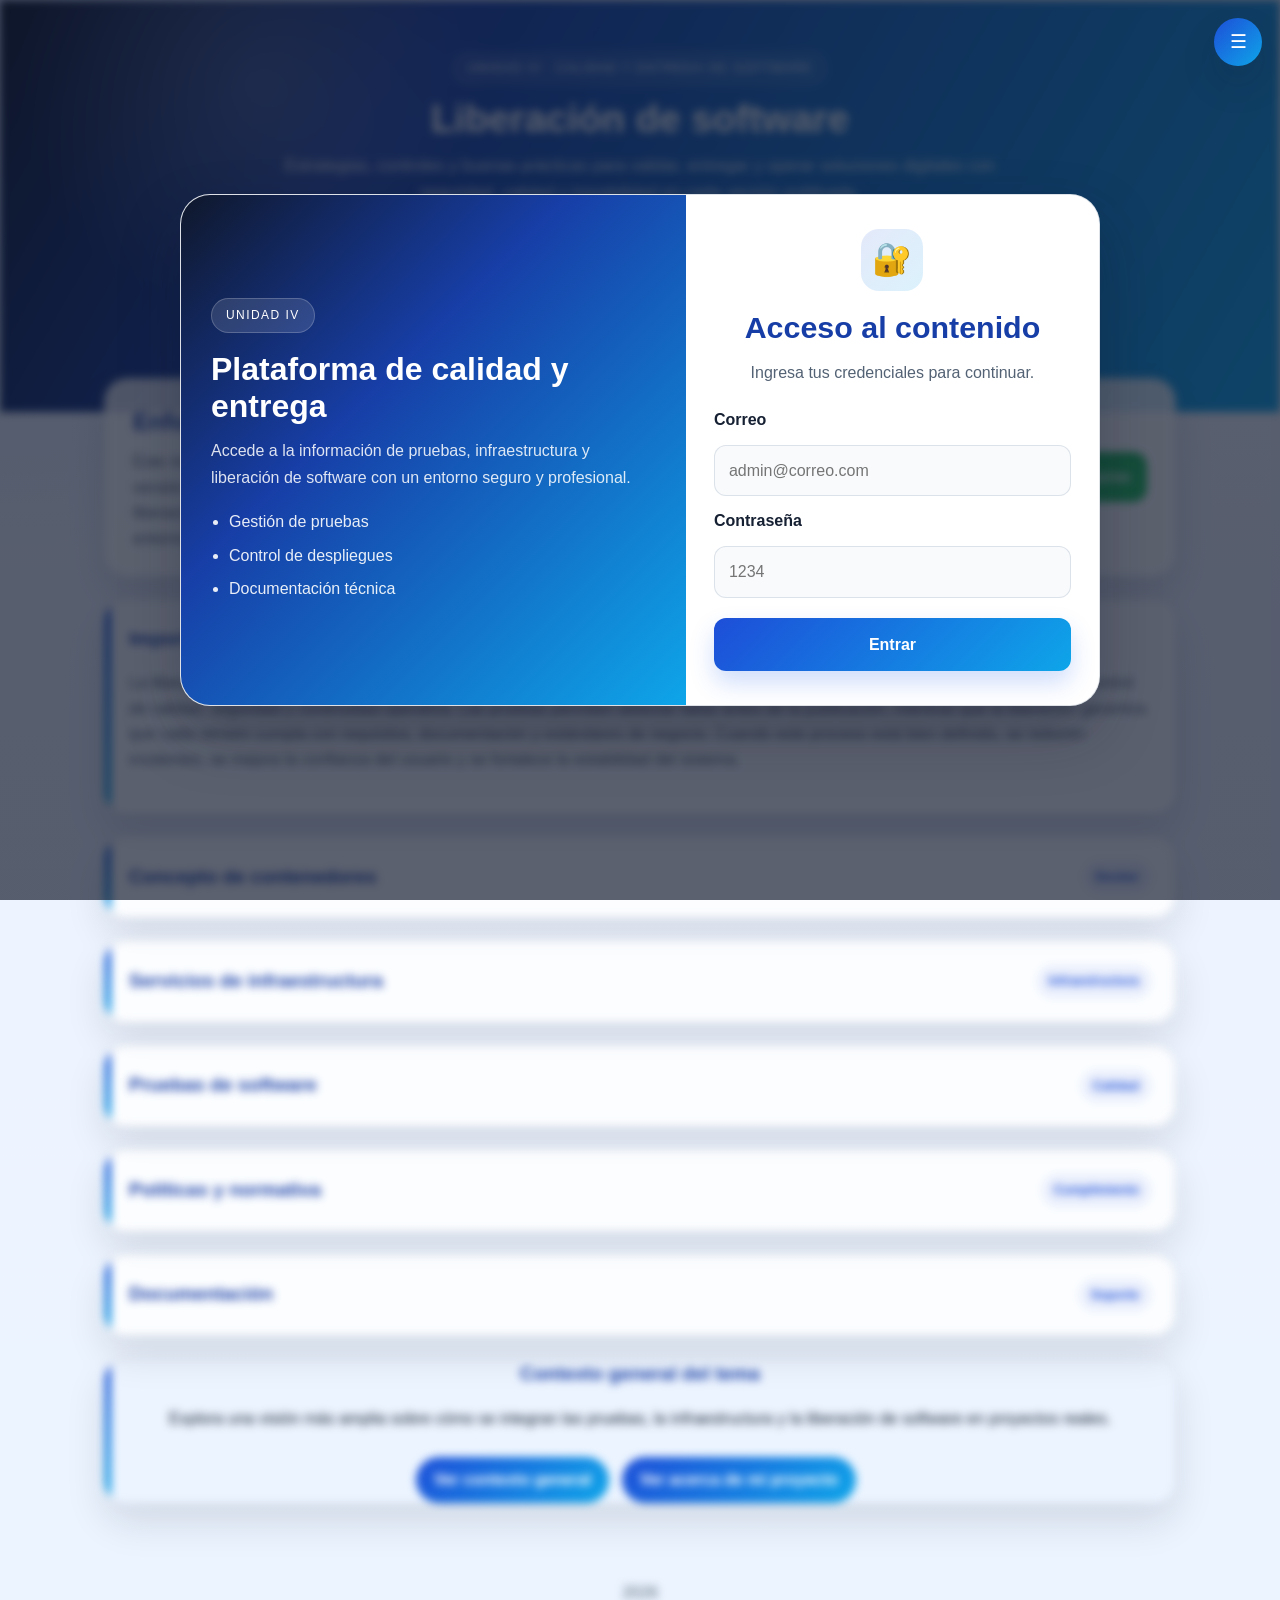
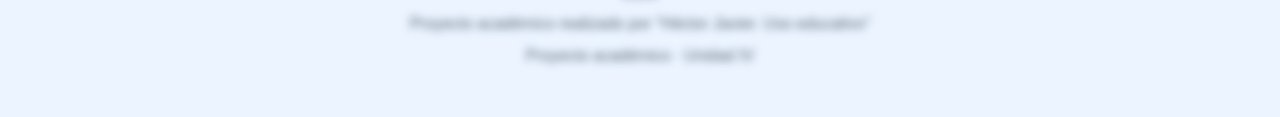
<file: index.html>
<!DOCTYPE html>
<html lang="es">
  <head>
    <meta charset="UTF-8" />
    <meta name="viewport" content="width=device-width, initial-scale=1.0" />
    <title>Unidad IV | Pruebas y Liberación</title>
    <link rel="stylesheet" href="styles.css" />
  </head>
  <body>
    <div class="login-overlay" id="loginOverlay">
      <div class="login-shell">
        <div class="login-visual">
          <span class="login-badge">Unidad IV</span>
          <h2>Plataforma de calidad y entrega</h2>
          <p>
            Accede a la información de pruebas, infraestructura y liberación de software
            con un entorno seguro y profesional.
          </p>
          <ul>
            <li>Gestión de pruebas</li>
            <li>Control de despliegues</li>
            <li>Documentación técnica</li>
          </ul>
        </div>

        <div class="login-card">
          <div class="login-icon">🔐</div>
          <h2>Acceso al contenido</h2>
          <p>Ingresa tus credenciales para continuar.</p>
          <form id="loginForm">
            <label for="usuario">Correo</label>
            <input id="usuario" type="email" placeholder="admin@correo.com" required />

            <label for="clave">Contraseña</label>
            <input id="clave" type="password" placeholder="1234" required />

            <button type="submit">Entrar</button>
          </form>
        </div>
      </div>
    </div>

    <button class="menu-toggle" id="menuToggle" aria-label="Abrir menú">☰</button>

    <div class="user-menu" id="userMenu">
      <div class="user-menu-header">
        <strong id="userNameLabel">Usuario</strong>
        <button class="close-menu" id="closeMenu" aria-label="Cerrar menú">✕</button>
      </div>
      <div class="menu-section">
        <button id="themeToggle">🌙 Modo oscuro</button>
        <button id="logoutBtn">🔒 Cerrar sesión</button>
      </div>
      <div class="menu-section">
        <label for="nameInput">Nombre de usuario</label>
        <input id="nameInput" type="text" value="Usuario" />
        <button id="saveNameBtn">Guardar nombre</button>
      </div>
    </div>

    <header class="hero-header">
      <div class="header-content">
        <p class="eyebrow">Unidad IV · Calidad y entrega de software</p>
        <h1>Liberación de software</h1>
        <p class="intro">
          Estrategias, controles y buenas prácticas para validar, entregar y operar soluciones digitales con seguridad, calidad y trazabilidad en cada versión publicada.
        </p>
        <nav class="top-nav">
          <a href="#contenedores">Contenedores</a>
          <a href="#infraestructura">Infraestructura</a>
          <a href="#pruebas">Pruebas de Software</a>
          <a href="#normativa">Normativa</a>
          <a href="#documentacion">Documentación</a>
          <a href="tipos-pruebas.html">Tipos de pruebas</a>
          <a href="tipos-requerimientos.html">Tipos de requerimientos</a>
          <a href="gestion-pruebas.html">Gestión de pruebas</a>
          <a href="acerca-mi-proyecto.html">Acerca de mi proyecto</a>
        </nav>
      </div>
    </header>

    <main id="contenido">
      <div class="session-status" id="sessionStatus">Sesión iniciada correctamente</div>

      <section class="hero-panel">
        <div>
          <h2>Enfoque profesional del módulo</h2>
          <p>
            Este módulo integra los fundamentos de calidad, infraestructura y entrega de software para asegurar que cada versión sea evaluada, validada y publicada con criterio técnico y control de riesgo.
            En entornos profesionales, la liberación exitosa depende no solo del código, sino también de la estrategia de pruebas, la preparación del entorno y la documentación del proceso.
          </p>
        </div>
        <div class="hero-badge">✅ Entregas seguras</div>
      </section>

      <section class="tema info-panel">
        <h2>Importancia de la liberación de software</h2>
        <p>
          La liberación de software es el proceso mediante el cual una aplicación pasa de su validación técnica a su entrega en producción, con control de calidad, seguridad y continuidad operativa.
          Las pruebas permiten detectar fallas antes de la publicación, mientras que la liberación garantiza que cada versión cumpla con requisitos, documentación y estándares de negocio.
          Cuando este proceso está bien definido, se reducen incidentes, se mejora la confianza del usuario y se fortalece la estabilidad del sistema.
        </p>
      </section>

      <section id="contenedores" class="tema accordion-item">
        <button class="accordion-trigger" type="button" aria-expanded="false">
          <div class="tema-header">
            <h2>Concepto de contenedores</h2>
            <span class="tag">Docker</span>
          </div>
        </button>
        <div class="accordion-content">
          <p>
            Los contenedores son unidades ligeras de software que encapsulan una aplicación junto con todas sus dependencias, bibliotecas y configuraciones necesarias para ejecutarse de manera consistente en cualquier entorno. A diferencia de las máquinas virtuales tradicionales, los contenedores no requieren un sistema operativo completo, lo que los hace más eficientes en términos de recursos y velocidad de despliegue.
            Gracias a esta característica, una aplicación desarrollada en un equipo puede funcionar exactamente igual en entornos de pruebas, producción o en la nube, evitando problemas de compatibilidad y reduciendo el tiempo de configuración. Además, los contenedores permiten escalar aplicaciones de forma ágil, ya que se pueden replicar y distribuir fácilmente en diferentes servidores o plataformas de nube como Docker, AWS, Azure o Google Cloud.
          </p>
          <div class="card-grid-inline">
            <div class="mini-card">
              <h3>Ejemplo</h3>
              <p>Una aplicación web con Node.js, una base de datos y archivos de configuración puede ejecutarse igual en desarrollo y producción.</p>
            </div>
            <div class="mini-card">
              <h3>Beneficio</h3>
              <p>Reduce conflictos entre entornos y acelera el despliegue.</p>
            </div>
          </div>
          <img src="images/docker.svg" alt="Icono de Docker" class="topic-image" />
          <div class="pill-list">
            <span>Docker</span>
            <span>AWS</span>
            <span>Azure</span>
            <span>Google Cloud</span>
          </div>
        </div>
      </section>

      <section id="infraestructura" class="tema accordion-item">
        <button class="accordion-trigger" type="button" aria-expanded="false">
          <div class="tema-header">
            <h2>Servicios de infraestructura</h2>
            <span class="tag">Infraestructura</span>
          </div>
        </button>
        <div class="accordion-content">
          <p>
            La infraestructura en la nube ofrece recursos escalables para alojar aplicaciones, bases de datos y servicios de red sin depender de hardware físico local.
          </p>
          <ul>
            <li><strong>Servidor de aplicaciones:</strong> ejecuta la lógica de negocio y atiende peticiones web.</li>
            <li><strong>Servidor de base de datos:</strong> almacena y gestiona información de forma segura y eficiente.</li>
            <li><strong>Balanceo de cargas:</strong> distribuye el tráfico entre varios servidores para mejorar disponibilidad.</li>
            <li><strong>Configuración de dominio:</strong> permite acceder al sistema mediante un nombre de internet.</li>
            <li><strong>Certificados de seguridad:</strong> habilitan HTTPS y protegen la comunicación entre cliente y servidor.</li>
          </ul>
        </div>
      </section>

      <section id="pruebas" class="tema accordion-item">
        <button class="accordion-trigger" type="button" aria-expanded="false">
          <div class="tema-header">
            <h2>Pruebas de software</h2>
            <span class="tag">Calidad</span>
          </div>
        </button>
        <div class="accordion-content">
          <p>
            Las pruebas de software son esenciales para verificar que el sistema cumple con requisitos, funciona correctamente y no presenta errores críticos.
          </p>
          <div class="pill-list">
            <span>Caja blanca</span>
            <span>Caja negra</span>
            <span>Unitarias</span>
            <span>Integración</span>
            <span>Regresión</span>
            <span>Rendimiento</span>
            <span>Esfuerzo</span>
            <span>Usabilidad</span>
          </div>
        </div>
      </section>

      <section id="normativa" class="tema accordion-item">
        <button class="accordion-trigger" type="button" aria-expanded="false">
          <div class="tema-header">
            <h2>Políticas y normativa</h2>
            <span class="tag">Cumplimiento</span>
          </div>
        </button>
        <div class="accordion-content">
          <p>
            Las políticas de liberación garantizan que el software cumpla con estándares de calidad, seguridad y documentación antes de su despliegue. Estas políticas no solo establecen criterios técnicos, sino también procedimientos organizativos que aseguran que cada versión liberada sea confiable y esté alineada con los objetivos del proyecto. En muchos proyectos se aplican marcos como ISO/IEC 25010, que permite evaluar atributos de calidad tales como funcionalidad, fiabilidad, usabilidad, eficiencia y mantenibilidad, asegurando que el producto cumpla con expectativas tanto técnicas como de negocio. 
          </p>
        </div>
      </section>

      <section id="documentacion" class="tema accordion-item">
        <button class="accordion-trigger" type="button" aria-expanded="false">
          <div class="tema-header">
            <h2>Documentación</h2>
            <span class="tag">Soporte</span>
          </div>
        </button>
        <div class="accordion-content">
          <p>
            El manual de usuario constituye un documento fundamental que describe de manera clara y estructurada el funcionamiento del sistema, con el propósito de facilitar su uso tanto por parte de los clientes como de los administradores. Este recurso no solo explica las funciones principales, sino que también orienta al lector en la navegación de las interfaces, la ejecución de tareas y la comprensión de los procesos internos.
            El manual incluye capturas de pantalla ilustrativas, instrucciones paso a paso para realizar las operaciones más comunes, guías de solución de problemas frecuentes y referencias de configuración que permiten adaptar el sistema a las necesidades específicas de cada entorno. Además, proporciona recomendaciones de buenas prácticas, advertencias sobre posibles errores y sugerencias para optimizar el rendimiento de la plataforma.
            Gracias a esta documentación, los usuarios pueden adquirir autonomía en el manejo del sistema, reducir la dependencia del soporte técnico y garantizar un uso más eficiente y seguro
          </p>
          <div class="doc-layout">
            <div class="mini-card">
              <h3>Ejemplo de manual</h3>
              <p>Pasos para iniciar sesión, navegar por el sistema, generar reportes y resolver errores comunes.</p>
            </div>
            <img src="images/docker.svg" alt="Documentación técnica" class="topic-image" />
          </div>
        </div>
      </section>

      <section class="tema contextual-card">
        <h2>Contexto general del tema</h2>
        <p>
          Explora una visión más amplia sobre cómo se integran las pruebas, la infraestructura y la liberación de software en proyectos reales.
        </p>
        <a href="contexto.html" class="secondary-link">Ver contexto general</a>
        <a href="acerca-mi-proyecto.html" class="secondary-link">Ver acerca de mi proyecto</a>
      </section>
    </main>

    <footer>
      <p>2026</p>
      <p>Proyecto académico realizado por “Héctor Javier. Uso educativo”</p>
      <p>Proyecto académico · Unidad IV</p>
    </footer>

    <script src="script.js"></script>
  </body>
</html>
</file>
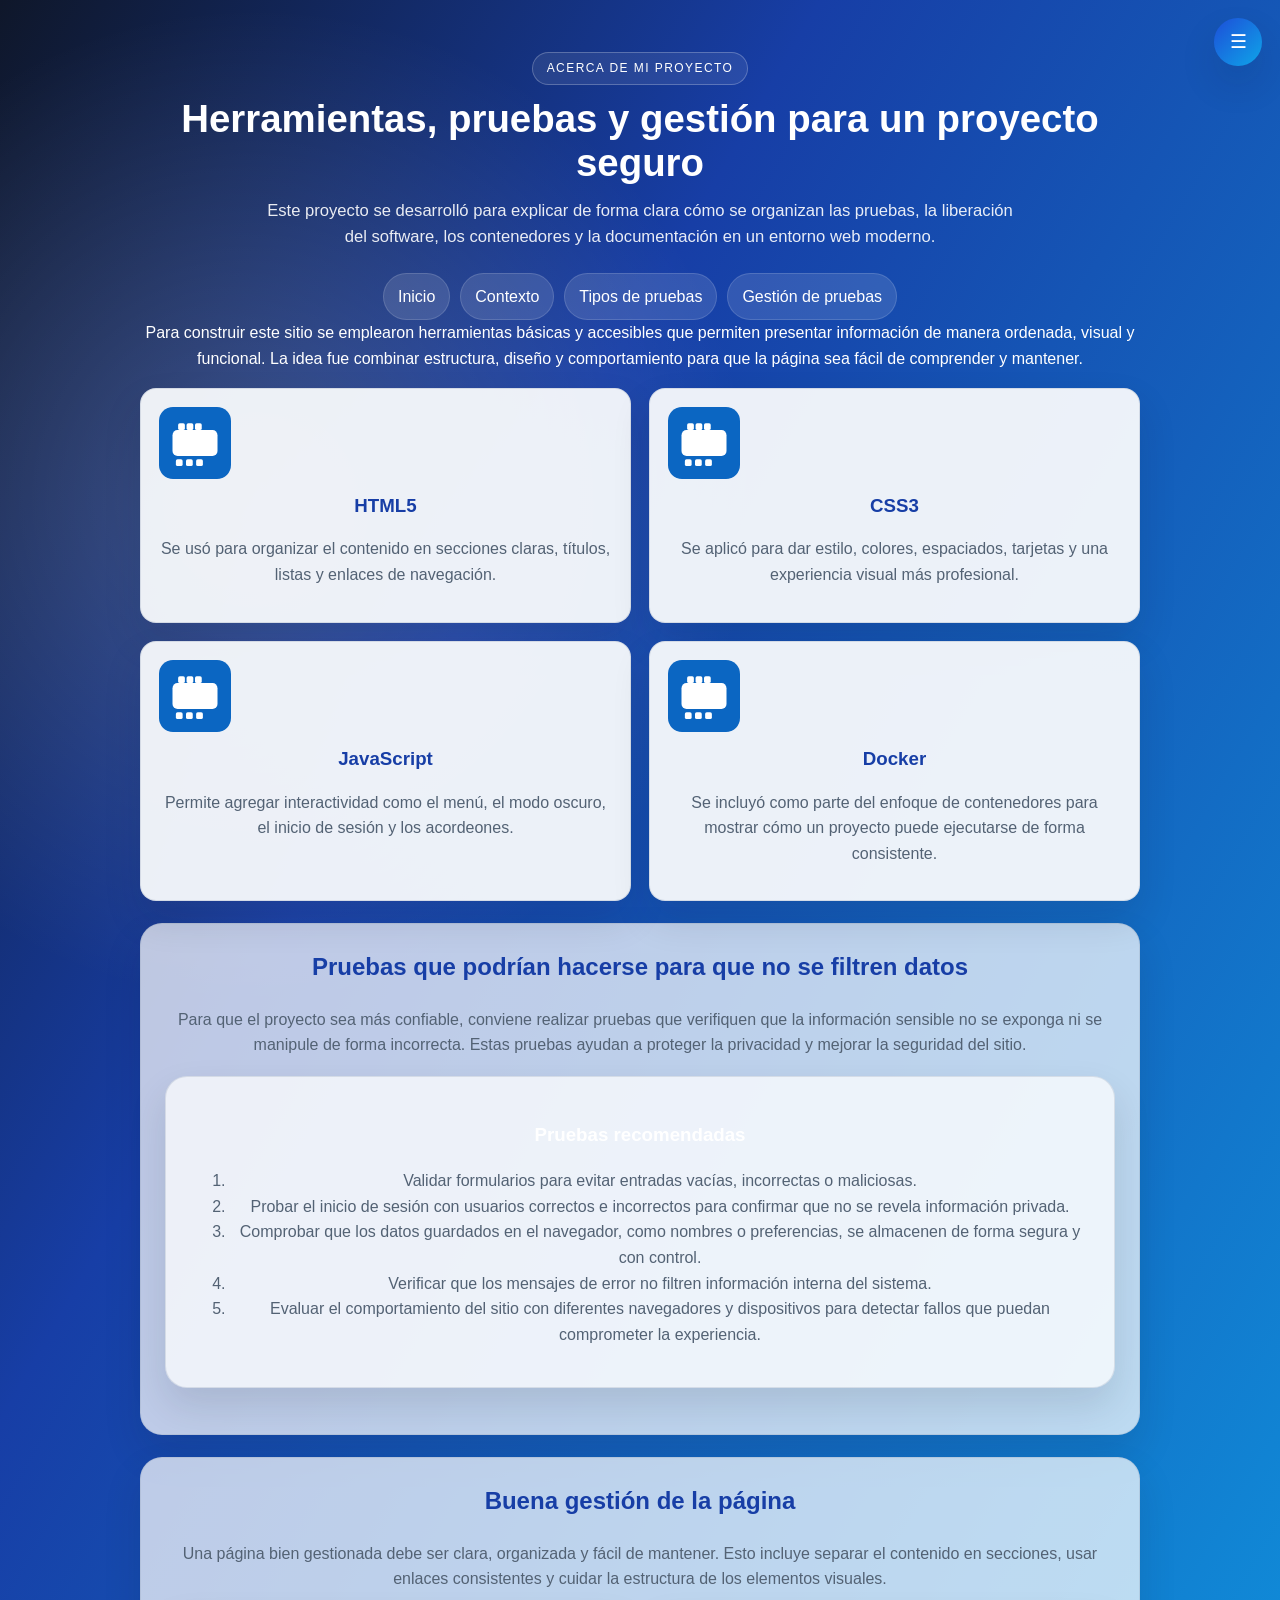
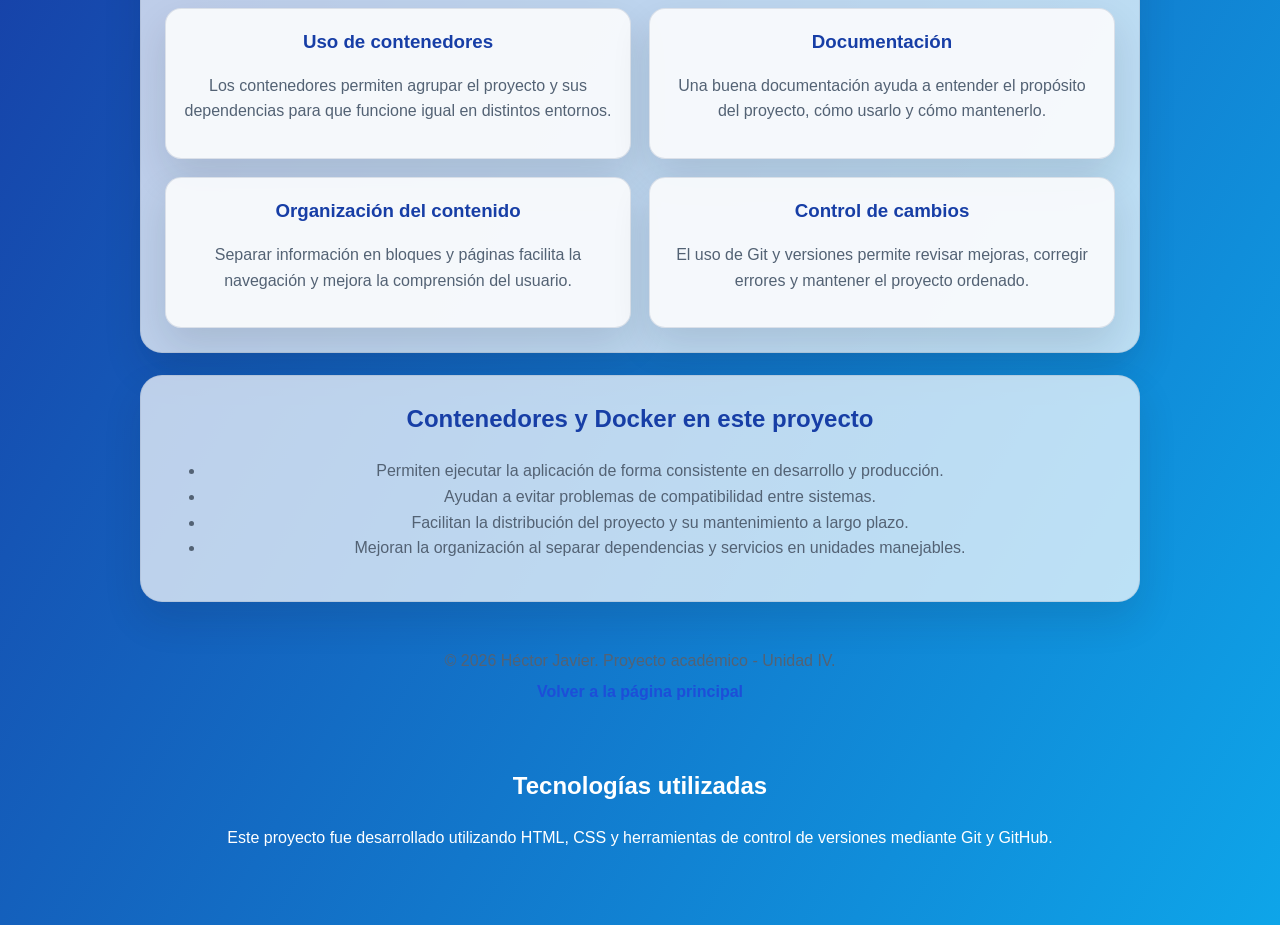
<file: acerca-mi-proyecto.html>
<!DOCTYPE html>
<html lang="es">
  <head>
    <meta charset="UTF-8" />
    <meta name="viewport" content="width=device-width, initial-scale=1.0" />
    <title>Acerca de mi proyecto | Unidad IV</title>
    <link rel="stylesheet" href="styles.css" />
  </head>
  <body class="context-page about-page">
    <button class="menu-toggle" id="menuToggle" aria-label="Abrir menú">☰</button>

    <div class="user-menu" id="userMenu">
      <div class="user-menu-header">
        <strong id="userNameLabel">Usuario</strong>
        <button class="close-menu" id="closeMenu" aria-label="Cerrar menú">✕</button>
      </div>
      <div class="menu-section">
        <button id="themeToggle">🌙 Modo oscuro</button>
        <button id="logoutBtn">🔒 Cerrar sesión</button>
      </div>
      <div class="menu-section">
        <label for="nameInput">Nombre de usuario</label>
        <input id="nameInput" type="text" value="Usuario" />
        <button id="saveNameBtn">Guardar nombre</button>
      </div>
    </div>

    <header class="hero-header">
      <div class="header-content">
        <p class="eyebrow">Acerca de mi proyecto</p>
        <h1>Herramientas, pruebas y gestión para un proyecto seguro</h1>
        <p class="intro">
          Este proyecto se desarrolló para explicar de forma clara cómo se organizan las pruebas, la liberación del software, los contenedores y la documentación en un entorno web moderno.
        </p>
      <nav class="top-nav">
        <a href="index.html">Inicio</a>
        <a href="contexto.html">Contexto</a>
        <a href="tipos-pruebas.html">Tipos de pruebas</a>
        <a href="gestion-pruebas.html">Gestión de pruebas</a>
      </nav>
          Para construir este sitio se emplearon herramientas básicas y accesibles que permiten presentar información de manera ordenada, visual y funcional. La idea fue combinar estructura, diseño y comportamiento para que la página sea fácil de comprender y mantener.
        </p>

        <div class="card-grid">
          <div class="card">
            <img src="images/docker.svg" alt="HTML5" />
            <h3>HTML5</h3>
            <p>Se usó para organizar el contenido en secciones claras, títulos, listas y enlaces de navegación.</p>
          </div>
          <div class="card">
            <img src="images/docker.svg" alt="CSS3" />
            <h3>CSS3</h3>
            <p>Se aplicó para dar estilo, colores, espaciados, tarjetas y una experiencia visual más profesional.</p>
          </div>
          <div class="card">
            <img src="images/docker.svg" alt="JavaScript" />
            <h3>JavaScript</h3>
            <p>Permite agregar interactividad como el menú, el modo oscuro, el inicio de sesión y los acordeones.</p>
          </div>
          <div class="card">
            <img src="images/docker.svg" alt="Docker" />
            <h3>Docker</h3>
            <p>Se incluyó como parte del enfoque de contenedores para mostrar cómo un proyecto puede ejecutarse de forma consistente.</p>
          </div>
        </div>
      </section>

      <section class="process">
        <h2>Pruebas que podrían hacerse para que no se filtren datos</h2>
        <p>
          Para que el proyecto sea más confiable, conviene realizar pruebas que verifiquen que la información sensible no se exponga ni se manipule de forma incorrecta. Estas pruebas ayudan a proteger la privacidad y mejorar la seguridad del sitio.
        </p>
        <div class="example-box">
          <h3>Pruebas recomendadas</h3>
          <ol>
            <li>Validar formularios para evitar entradas vacías, incorrectas o maliciosas.</li>
            <li>Probar el inicio de sesión con usuarios correctos e incorrectos para confirmar que no se revela información privada.</li>
            <li>Comprobar que los datos guardados en el navegador, como nombres o preferencias, se almacenen de forma segura y con control.</li>
            <li>Verificar que los mensajes de error no filtren información interna del sistema.</li>
            <li>Evaluar el comportamiento del sitio con diferentes navegadores y dispositivos para detectar fallos que puedan comprometer la experiencia.</li>
          </ol>
        </div>
      </section>

      <section class="automation">
        <h2>Buena gestión de la página</h2>
        <p>
          Una página bien gestionada debe ser clara, organizada y fácil de mantener. Esto incluye separar el contenido en secciones, usar enlaces consistentes y cuidar la estructura de los elementos visuales.
        </p>
        <div class="card-grid">
          <div class="card">
            <h3>Uso de contenedores</h3>
            <p>Los contenedores permiten agrupar el proyecto y sus dependencias para que funcione igual en distintos entornos.</p>
          </div>
          <div class="card">
            <h3>Documentación</h3>
            <p>Una buena documentación ayuda a entender el propósito del proyecto, cómo usarlo y cómo mantenerlo.</p>
          </div>
          <div class="card">
            <h3>Organización del contenido</h3>
            <p>Separar información en bloques y páginas facilita la navegación y mejora la comprensión del usuario.</p>
          </div>
          <div class="card">
            <h3>Control de cambios</h3>
            <p>El uso de Git y versiones permite revisar mejoras, corregir errores y mantener el proyecto ordenado.</p>
          </div>
        </div>
      </section>

      <section class="benefits">
        <h2>Contenedores y Docker en este proyecto</h2>
        <ul>
          <li>Permiten ejecutar la aplicación de forma consistente en desarrollo y producción.</li>
          <li>Ayudan a evitar problemas de compatibilidad entre sistemas.</li>
          <li>Facilitan la distribución del proyecto y su mantenimiento a largo plazo.</li>
          <li>Mejoran la organización al separar dependencias y servicios en unidades manejables.</li>
        </ul>
      </section>
    </main>

    <footer>
      <p>&copy; 2026 Héctor Javier. Proyecto académico - Unidad IV.</p>
      <a href="index.html" class="back-link">Volver a la página principal</a>
    </footer>

    <script src="script.js"></script>

    <section>
    <h2>Tecnologías utilizadas</h2>
    <p>
        Este proyecto fue desarrollado utilizando HTML, CSS y herramientas
        de control de versiones mediante Git y GitHub.
    </p>
</section>

  </body>
</html>
</file>
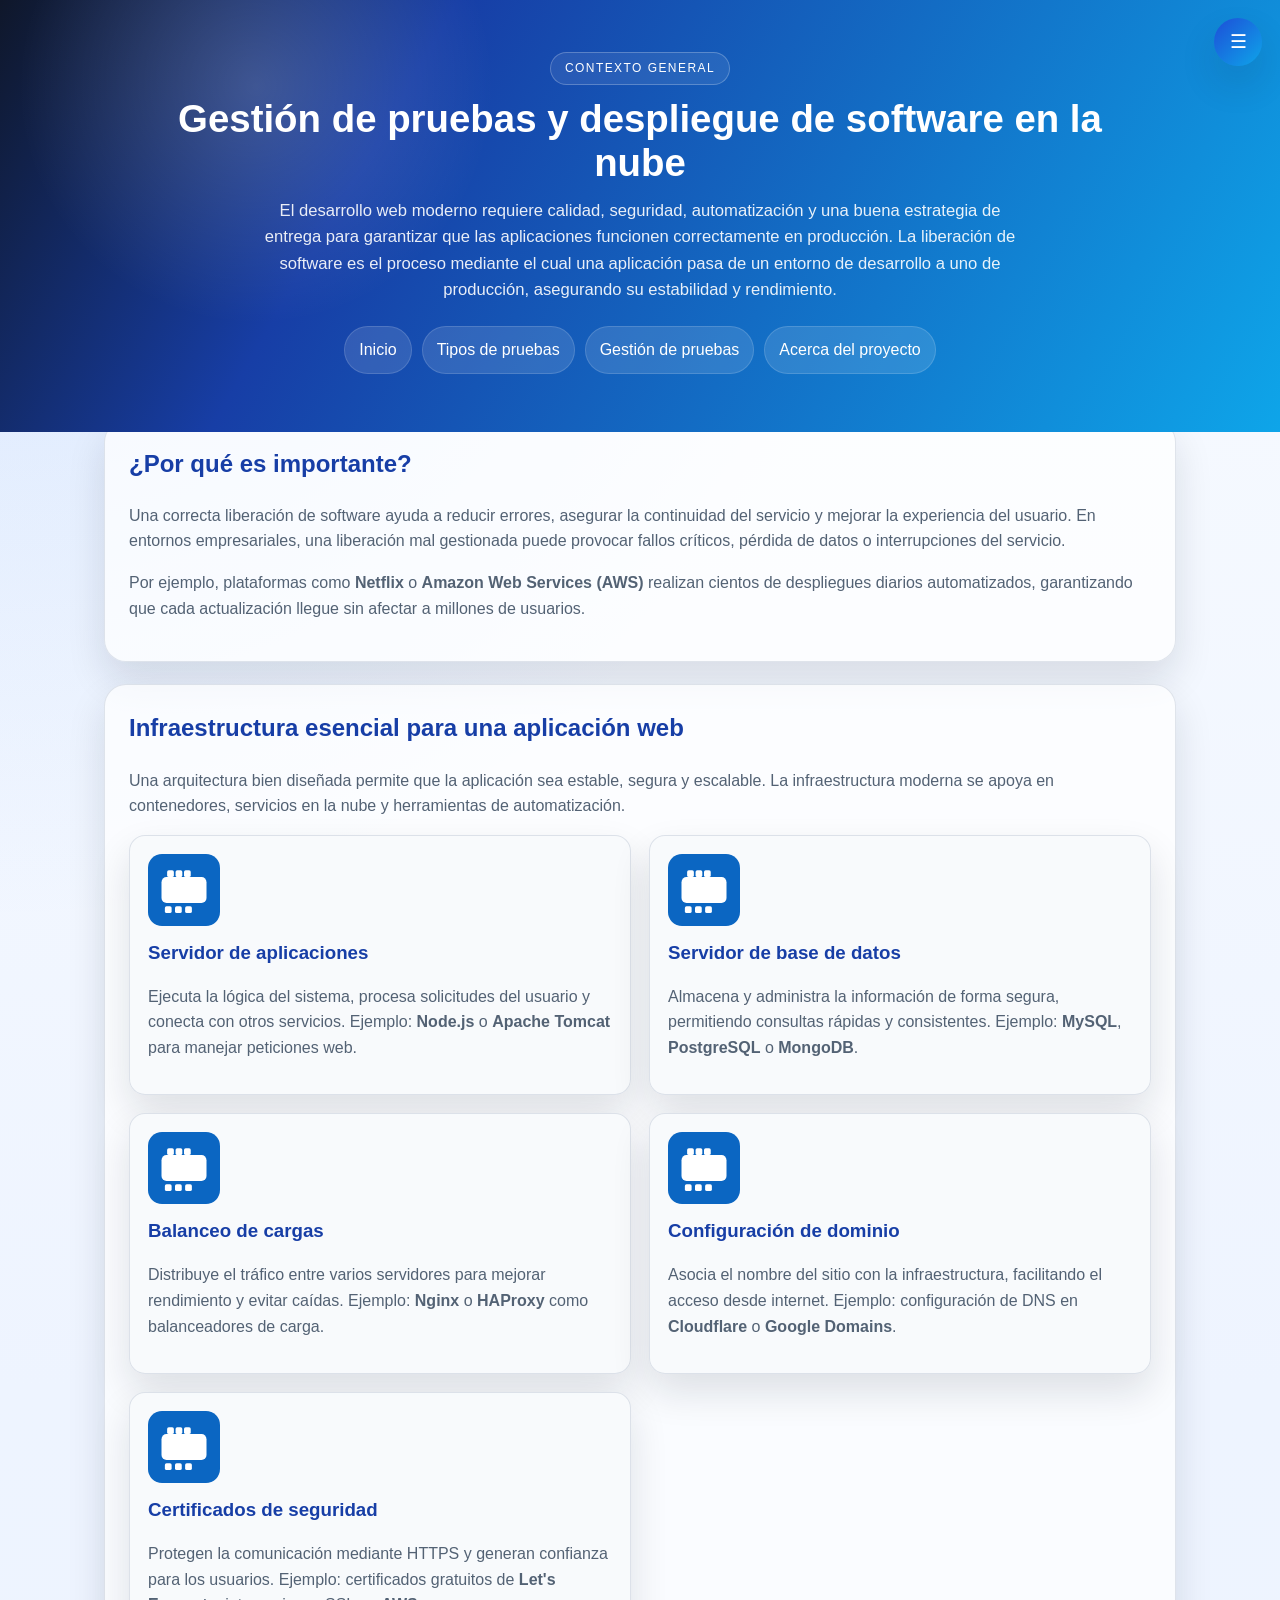
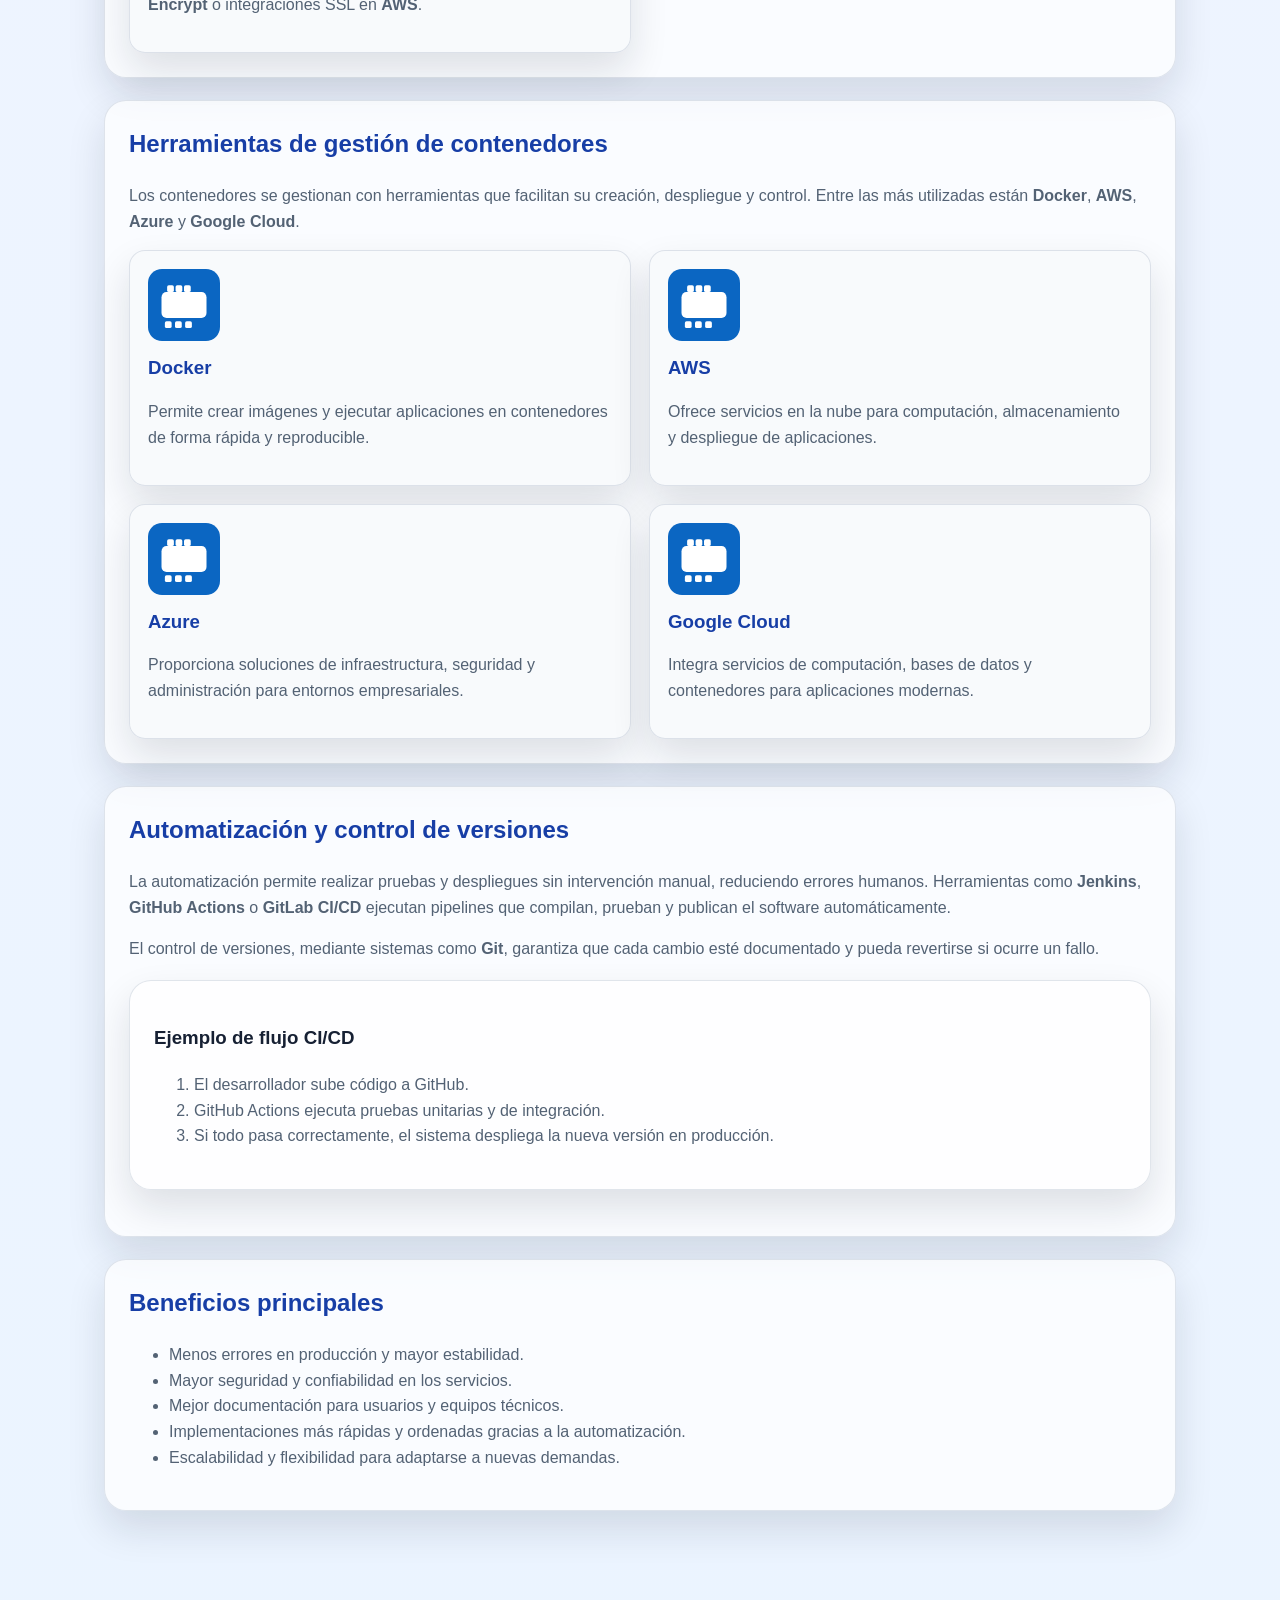
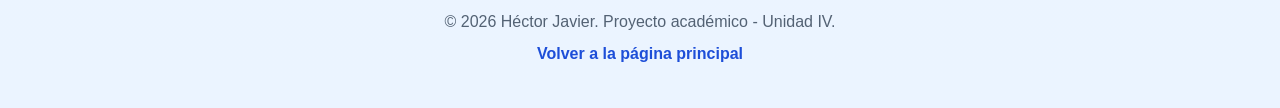
<file: contexto.html>
<!DOCTYPE html>
<html lang="es">
<head>
  <meta charset="UTF-8" />
  <meta name="viewport" content="width=device-width, initial-scale=1.0" />
  <title>Contexto general | Unidad IV</title>
  <link rel="stylesheet" href="styles.css" />
</head>
<body class="context-page">
  <button class="menu-toggle" id="menuToggle" aria-label="Abrir menú">☰</button>

  <div class="user-menu" id="userMenu">
    <div class="user-menu-header">
      <strong id="userNameLabel">Usuario</strong>
      <button class="close-menu" id="closeMenu" aria-label="Cerrar menú">✕</button>
    </div>
    <div class="menu-section">
      <button id="themeToggle">🌙 Modo oscuro</button>
      <button id="logoutBtn">🔒 Cerrar sesión</button>
    </div>
    <div class="menu-section">
      <label for="nameInput">Nombre de usuario</label>
      <input id="nameInput" type="text" value="Usuario" />
      <button id="saveNameBtn">Guardar nombre</button>
    </div>
  </div>

  <header class="hero-header">
    <div class="header-content">
      <p class="eyebrow">Contexto general</p>
      <h1>Gestión de pruebas y despliegue de software en la nube</h1>
      <p class="intro">
        El desarrollo web moderno requiere calidad, seguridad, automatización y una buena estrategia de entrega para garantizar que las aplicaciones funcionen correctamente en producción. 
        La liberación de software es el proceso mediante el cual una aplicación pasa de un entorno de desarrollo a uno de producción, asegurando su estabilidad y rendimiento.
      </p>
      <nav class="top-nav">
        <a href="index.html">Inicio</a>
        <a href="tipos-pruebas.html">Tipos de pruebas</a>
        <a href="gestion-pruebas.html">Gestión de pruebas</a>
        <a href="acerca-mi-proyecto.html">Acerca del proyecto</a>
      </nav>
    </div>
  </header>

  <main>
    <section class="highlight">
      <h2>¿Por qué es importante?</h2>
      <p>
        Una correcta liberación de software ayuda a reducir errores, asegurar la continuidad del servicio y mejorar la experiencia del usuario. 
        En entornos empresariales, una liberación mal gestionada puede provocar fallos críticos, pérdida de datos o interrupciones del servicio.
      </p>
      <p>
        Por ejemplo, plataformas como <strong>Netflix</strong> o <strong>Amazon Web Services (AWS)</strong> realizan cientos de despliegues diarios automatizados, 
        garantizando que cada actualización llegue sin afectar a millones de usuarios.
      </p>
    </section>

    <section class="process">
      <h2>Infraestructura esencial para una aplicación web</h2>
      <p>
        Una arquitectura bien diseñada permite que la aplicación sea estable, segura y escalable. 
        La infraestructura moderna se apoya en contenedores, servicios en la nube y herramientas de automatización.
      </p>

      <div class="card-grid">
        <div class="card">
          <img src="images/docker.svg" alt="Servidor de aplicaciones">
          <h3>Servidor de aplicaciones</h3>
          <p>
            Ejecuta la lógica del sistema, procesa solicitudes del usuario y conecta con otros servicios. 
            Ejemplo: <strong>Node.js</strong> o <strong>Apache Tomcat</strong> para manejar peticiones web.
          </p>
        </div>
        <div class="card">
          <img src="images/docker.svg" alt="Servidor de base de datos">
          <h3>Servidor de base de datos</h3>
          <p>
            Almacena y administra la información de forma segura, permitiendo consultas rápidas y consistentes. 
            Ejemplo: <strong>MySQL</strong>, <strong>PostgreSQL</strong> o <strong>MongoDB</strong>.
          </p>
        </div>
        <div class="card">
          <img src="images/docker.svg" alt="Balanceo de cargas">
          <h3>Balanceo de cargas</h3>
          <p>
            Distribuye el tráfico entre varios servidores para mejorar rendimiento y evitar caídas. 
            Ejemplo: <strong>Nginx</strong> o <strong>HAProxy</strong> como balanceadores de carga.
          </p>
        </div>
        <div class="card">
          <img src="images/docker.svg" alt="Configuración de dominio">
          <h3>Configuración de dominio</h3>
          <p>
            Asocia el nombre del sitio con la infraestructura, facilitando el acceso desde internet. 
            Ejemplo: configuración de DNS en <strong>Cloudflare</strong> o <strong>Google Domains</strong>.
          </p>
        </div>
        <div class="card">
          <img src="images/docker.svg" alt="Certificados de seguridad">
          <h3>Certificados de seguridad</h3>
          <p>
            Protegen la comunicación mediante HTTPS y generan confianza para los usuarios. 
            Ejemplo: certificados gratuitos de <strong>Let's Encrypt</strong> o integraciones SSL en <strong>AWS</strong>.
          </p>
        </div>
      </div>
    </section>

    <section class="automation">
      <h2>Herramientas de gestión de contenedores</h2>
      <p>
        Los contenedores se gestionan con herramientas que facilitan su creación, despliegue y control. Entre las más utilizadas están <strong>Docker</strong>, <strong>AWS</strong>, <strong>Azure</strong> y <strong>Google Cloud</strong>.
      </p>
      <div class="card-grid">
        <div class="card">
          <img src="images/docker.svg" alt="Docker">
          <h3>Docker</h3>
          <p>Permite crear imágenes y ejecutar aplicaciones en contenedores de forma rápida y reproducible.</p>
        </div>
        <div class="card">
          <img src="images/docker.svg" alt="AWS">
          <h3>AWS</h3>
          <p>Ofrece servicios en la nube para computación, almacenamiento y despliegue de aplicaciones.</p>
        </div>
        <div class="card">
          <img src="images/docker.svg" alt="Azure">
          <h3>Azure</h3>
          <p>Proporciona soluciones de infraestructura, seguridad y administración para entornos empresariales.</p>
        </div>
        <div class="card">
          <img src="images/docker.svg" alt="Google Cloud">
          <h3>Google Cloud</h3>
          <p>Integra servicios de computación, bases de datos y contenedores para aplicaciones modernas.</p>
        </div>
      </div>
    </section>

    <section class="automation">
      <h2>Automatización y control de versiones</h2>
      <p>
        La automatización permite realizar pruebas y despliegues sin intervención manual, reduciendo errores humanos. 
        Herramientas como <strong>Jenkins</strong>, <strong>GitHub Actions</strong> o <strong>GitLab CI/CD</strong> ejecutan pipelines que compilan, prueban y publican el software automáticamente.
      </p>
      <p>
        El control de versiones, mediante sistemas como <strong>Git</strong>, garantiza que cada cambio esté documentado y pueda revertirse si ocurre un fallo.
      </p>
      <div class="example-box">
        <h3>Ejemplo de flujo CI/CD</h3>
        <ol>
          <li>El desarrollador sube código a GitHub.</li>
          <li>GitHub Actions ejecuta pruebas unitarias y de integración.</li>
          <li>Si todo pasa correctamente, el sistema despliega la nueva versión en producción.</li>
        </ol>
      </div>
    </section>

    <section class="benefits">
      <h2>Beneficios principales</h2>
      <ul>
        <li>Menos errores en producción y mayor estabilidad.</li>
        <li>Mayor seguridad y confiabilidad en los servicios.</li>
        <li>Mejor documentación para usuarios y equipos técnicos.</li>
        <li>Implementaciones más rápidas y ordenadas gracias a la automatización.</li>
        <li>Escalabilidad y flexibilidad para adaptarse a nuevas demandas.</li>
      </ul>
    </section>
  </main>

  <footer>
    <p>&copy; 2026 Héctor Javier. Proyecto académico - Unidad IV.</p>
    <a href="index.html" class="back-link">Volver a la página principal</a>
  </footer>

  <script src="script.js"></script>
</body>
</html>
</file>
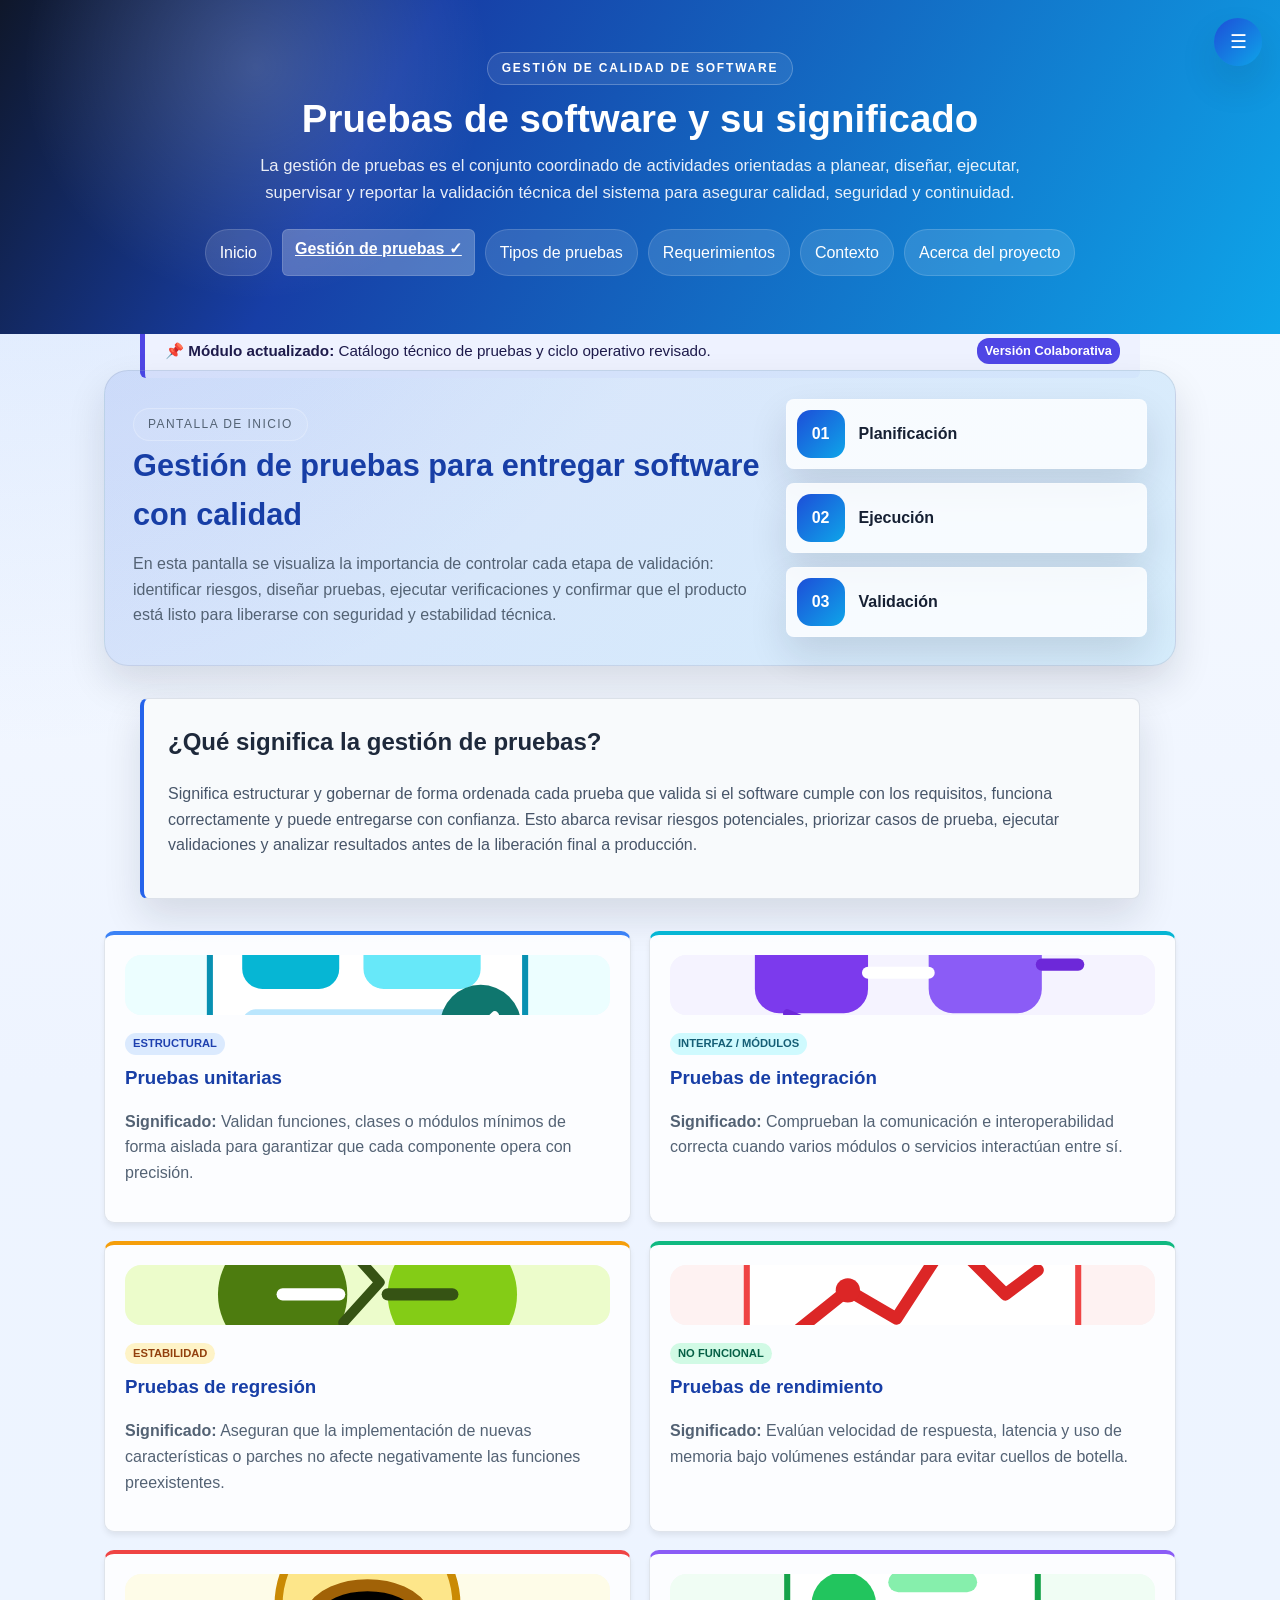
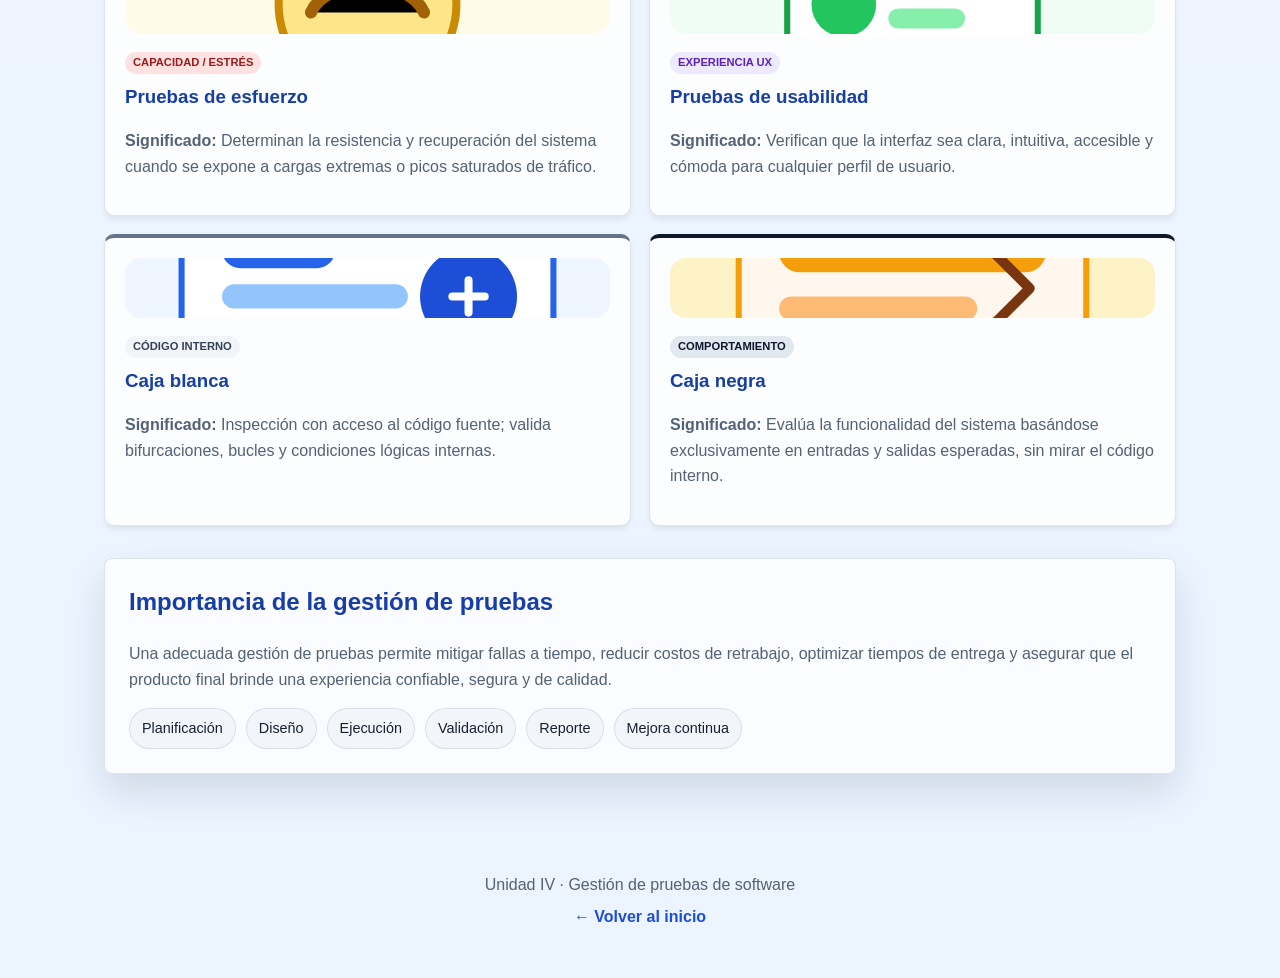
<file: gestion-pruebas.html>
<!DOCTYPE html>
<html lang="es">
  <head>
    <meta charset="UTF-8" />
    <meta name="viewport" content="width=device-width, initial-scale=1.0" />
    <meta name="description" content="Gestión, tipos e importancia de las pruebas de software para el aseguramiento de calidad técnica y funcional." />
    <title>Gestión de pruebas de software · Unidad IV</title>
    <link rel="stylesheet" href="styles.css" />
  </head>
  <body class="context-page">
    <!-- Panel de control lateral accesible -->
    <button class="menu-toggle" id="menuToggle" aria-label="Abrir menú" aria-expanded="false" aria-controls="userMenu">☰</button>

    <aside class="user-menu" id="userMenu" aria-label="Menú de usuario" aria-hidden="true">
      <div class="user-menu-header">
        <strong id="userNameLabel">Usuario</strong>
        <button class="close-menu" id="closeMenu" aria-label="Cerrar menú">✕</button>
      </div>
      <div class="menu-section">
        <button id="themeToggle" type="button">🌙 Modo oscuro</button>
        <button id="logoutBtn" type="button">🔒 Cerrar sesión</button>
      </div>
      <div class="menu-section">
        <label for="nameInput">Nombre de usuario</label>
        <input id="nameInput" type="text" value="Usuario" autocomplete="username" />
        <button id="saveNameBtn" type="button">Guardar nombre</button>
      </div>
    </aside>

    <!-- Encabezado principal con indicador de página activa destacado -->
    <header class="hero-header">
      <div class="header-content">
        <p class="eyebrow" style="letter-spacing: 0.15em; font-weight: 700;">GESTIÓN DE CALIDAD DE SOFTWARE</p>
        <h1>Pruebas de software y su significado</h1>
        <p class="intro">
          La gestión de pruebas es el conjunto coordinado de actividades orientadas a planear, diseñar,
          ejecutar, supervisar y reportar la validación técnica del sistema para asegurar calidad, seguridad y continuidad.
        </p>

        <!-- CAMBIO VISUAL: Navegación completa con pestaña activa resaltada a la vista -->
        <nav class="top-nav" aria-label="Navegación principal">
          <a href="index.html">Inicio</a>
          <a href="gestion-pruebas.html" aria-current="page" style="background: rgba(255, 255, 255, 0.25); border-radius: 6px; padding: 6px 12px; font-weight: bold; text-decoration: underline;">Gestión de pruebas ✓</a>
          <a href="tipos-pruebas.html">Tipos de pruebas</a>
          <a href="tipos-requerimientos.html">Requerimientos</a>
          <a href="contexto.html">Contexto</a>
          <a href="acerca-mi-proyecto.html">Acerca del proyecto</a>
        </nav>
      </div>
    </header>

    <main>
      <!-- CAMBIO VISUAL: Aviso destacado de revisión para el equipo -->
      <div style="max-width: 1000px; margin: 1.5rem auto -0.5rem auto; padding: 0.85rem 1.25rem; background: #eef2ff; border-left: 5px solid #4f46e5; border-radius: 6px; color: #1e1b4b; font-size: 0.95rem; display: flex; align-items: center; justify-content: space-between;">
        <span>📌 <strong>Módulo actualizado:</strong> Catálogo técnico de pruebas y ciclo operativo revisado.</span>
        <span style="font-size: 0.8rem; background: #4f46e5; color: #fff; padding: 3px 8px; border-radius: 12px; font-weight: 600;">Versión Colaborativa</span>
      </div>

      <section class="landing-summary" aria-labelledby="seccion-inicio">
        <div class="landing-copy">
          <p class="eyebrow eyebrow-light">Pantalla de inicio</p>
          <h2 id="seccion-inicio">Gestión de pruebas para entregar software con calidad</h2>
          <p>
            En esta pantalla se visualiza la importancia de controlar cada etapa de validación:
            identificar riesgos, diseñar pruebas, ejecutar verificaciones y confirmar que el producto
            está listo para liberarse con seguridad y estabilidad técnica.
          </p>
        </div>
        <div class="landing-stats" role="list" aria-label="Fases de control">
          <div role="listitem" style="border: 1px solid rgba(255,255,255,0.2); border-radius: 8px; padding: 10px;">
            <strong>01</strong>
            <span>Planificación</span>
          </div>
          <div role="listitem" style="border: 1px solid rgba(255,255,255,0.2); border-radius: 8px; padding: 10px;">
            <strong>02</strong>
            <span>Ejecución</span>
          </div>
          <div role="listitem" style="border: 1px solid rgba(255,255,255,0.2); border-radius: 8px; padding: 10px;">
            <strong>03</strong>
            <span>Validación</span>
          </div>
        </div>
      </section>

      <section class="info-panel" aria-labelledby="seccion-significado" style="border-left: 4px solid #2563eb; background: #f8fafc; border-radius: 8px; padding: 1.5rem; margin: 2rem auto; max-width: 1000px;">
        <h2 id="seccion-significado" style="margin-top: 0; color: #1e293b;">¿Qué significa la gestión de pruebas?</h2>
        <p style="color: #475569; line-height: 1.6;">
          Significa estructurar y gobernar de forma ordenada cada prueba que valida si el software cumple con los requisitos,
          funciona correctamente y puede entregarse con confianza. Esto abarca revisar riesgos potenciales, priorizar casos de prueba,
          ejecutar validaciones y analizar resultados antes de la liberación final a producción.
        </p>
      </section>

      <!-- CAMBIO VISUAL: Tarjetas con bordes sutiles, distintivos de clasificación y dimensiones consistentes -->
      <section class="test-grid" aria-label="Catálogo de pruebas de software">
        <article class="test-card" style="box-shadow: 0 4px 6px -1px rgba(0,0,0,0.08); border-radius: 10px; border-top: 4px solid #3b82f6; padding: 1.25rem;">
          <div style="text-align: center; margin-bottom: 0.5rem;">
            <img src="images/unitarias.svg" alt="Ilustración representativa de pruebas unitarias" width="60" height="60" />
          </div>
          <span style="display: inline-block; font-size: 0.7rem; font-weight: bold; background: #dbeafe; color: #1e40af; padding: 2px 8px; border-radius: 12px; margin-bottom: 0.5rem;">ESTRUCTURAL</span>
          <h3>Pruebas unitarias</h3>
          <p><strong>Significado:</strong> Validan funciones, clases o módulos mínimos de forma aislada para garantizar que cada componente opera con precisión.</p>
        </article>

        <article class="test-card" style="box-shadow: 0 4px 6px -1px rgba(0,0,0,0.08); border-radius: 10px; border-top: 4px solid #06b6d4; padding: 1.25rem;">
          <div style="text-align: center; margin-bottom: 0.5rem;">
            <img src="images/integracion.svg" alt="Ilustración representativa de pruebas de integración" width="60" height="60" />
          </div>
          <span style="display: inline-block; font-size: 0.7rem; font-weight: bold; background: #cffafe; color: #155e75; padding: 2px 8px; border-radius: 12px; margin-bottom: 0.5rem;">INTERFAZ / MÓDULOS</span>
          <h3>Pruebas de integración</h3>
          <p><strong>Significado:</strong> Comprueban la comunicación e interoperabilidad correcta cuando varios módulos o servicios interactúan entre sí.</p>
        </article>

        <article class="test-card" style="box-shadow: 0 4px 6px -1px rgba(0,0,0,0.08); border-radius: 10px; border-top: 4px solid #f59e0b; padding: 1.25rem;">
          <div style="text-align: center; margin-bottom: 0.5rem;">
            <img src="images/regresion.svg" alt="Ilustración representativa de pruebas de regresión" width="60" height="60" />
          </div>
          <span style="display: inline-block; font-size: 0.7rem; font-weight: bold; background: #fef3c7; color: #92400e; padding: 2px 8px; border-radius: 12px; margin-bottom: 0.5rem;">ESTABILIDAD</span>
          <h3>Pruebas de regresión</h3>
          <p><strong>Significado:</strong> Aseguran que la implementación de nuevas características o parches no afecte negativamente las funciones preexistentes.</p>
        </article>

        <article class="test-card" style="box-shadow: 0 4px 6px -1px rgba(0,0,0,0.08); border-radius: 10px; border-top: 4px solid #10b981; padding: 1.25rem;">
          <div style="text-align: center; margin-bottom: 0.5rem;">
            <img src="images/rendimiento.svg" alt="Ilustración representativa de pruebas de rendimiento" width="60" height="60" />
          </div>
          <span style="display: inline-block; font-size: 0.7rem; font-weight: bold; background: #d1fae5; color: #065f46; padding: 2px 8px; border-radius: 12px; margin-bottom: 0.5rem;">NO FUNCIONAL</span>
          <h3>Pruebas de rendimiento</h3>
          <p><strong>Significado:</strong> Evalúan velocidad de respuesta, latencia y uso de memoria bajo volúmenes estándar para evitar cuellos de botella.</p>
        </article>

        <article class="test-card" style="box-shadow: 0 4px 6px -1px rgba(0,0,0,0.08); border-radius: 10px; border-top: 4px solid #ef4444; padding: 1.25rem;">
          <div style="text-align: center; margin-bottom: 0.5rem;">
            <img src="images/esfuerzo.svg" alt="Ilustración representativa de pruebas de esfuerzo" width="60" height="60" />
          </div>
          <span style="display: inline-block; font-size: 0.7rem; font-weight: bold; background: #fee2e2; color: #991b1b; padding: 2px 8px; border-radius: 12px; margin-bottom: 0.5rem;">CAPACIDAD / ESTRÉS</span>
          <h3>Pruebas de esfuerzo</h3>
          <p><strong>Significado:</strong> Determinan la resistencia y recuperación del sistema cuando se expone a cargas extremas o picos saturados de tráfico.</p>
        </article>

        <article class="test-card" style="box-shadow: 0 4px 6px -1px rgba(0,0,0,0.08); border-radius: 10px; border-top: 4px solid #8b5cf6; padding: 1.25rem;">
          <div style="text-align: center; margin-bottom: 0.5rem;">
            <img src="images/usabilidad.svg" alt="Ilustración representativa de pruebas de usabilidad" width="60" height="60" />
          </div>
          <span style="display: inline-block; font-size: 0.7rem; font-weight: bold; background: #ede9fe; color: #5b21b6; padding: 2px 8px; border-radius: 12px; margin-bottom: 0.5rem;">EXPERIENCIA UX</span>
          <h3>Pruebas de usabilidad</h3>
          <p><strong>Significado:</strong> Verifican que la interfaz sea clara, intuitiva, accesible y cómoda para cualquier perfil de usuario.</p>
        </article>

        <article class="test-card" style="box-shadow: 0 4px 6px -1px rgba(0,0,0,0.08); border-radius: 10px; border-top: 4px solid #64748b; padding: 1.25rem;">
          <div style="text-align: center; margin-bottom: 0.5rem;">
            <img src="images/caja-blanca.svg" alt="Ilustración representativa de pruebas de caja blanca" width="60" height="60" />
          </div>
          <span style="display: inline-block; font-size: 0.7rem; font-weight: bold; background: #f1f5f9; color: #334155; padding: 2px 8px; border-radius: 12px; margin-bottom: 0.5rem;">CÓDIGO INTERNO</span>
          <h3>Caja blanca</h3>
          <p><strong>Significado:</strong> Inspección con acceso al código fuente; valida bifurcaciones, bucles y condiciones lógicas internas.</p>
        </article>

        <article class="test-card" style="box-shadow: 0 4px 6px -1px rgba(0,0,0,0.08); border-radius: 10px; border-top: 4px solid #0f172a; padding: 1.25rem;">
          <div style="text-align: center; margin-bottom: 0.5rem;">
            <img src="images/caja-negra.svg" alt="Ilustración representativa de pruebas de caja negra" width="60" height="60" />
          </div>
          <span style="display: inline-block; font-size: 0.7rem; font-weight: bold; background: #e2e8f0; color: #0f172a; padding: 2px 8px; border-radius: 12px; margin-bottom: 0.5rem;">COMPORTAMIENTO</span>
          <h3>Caja negra</h3>
          <p><strong>Significado:</strong> Evalúa la funcionalidad del sistema basándose exclusivamente en entradas y salidas esperadas, sin mirar el código interno.</p>
        </article>
      </section>

      <section class="highlight" aria-labelledby="seccion-importancia" style="border-radius: 8px; margin-top: 2rem;">
        <h2 id="seccion-importancia">Importancia de la gestión de pruebas</h2>
        <p>
          Una adecuada gestión de pruebas permite mitigar fallas a tiempo, reducir costos de retrabajo, optimizar tiempos de entrega
          y asegurar que el producto final brinde una experiencia confiable, segura y de calidad.
        </p>
        <div class="pill-list" role="list" aria-label="Etapas de la gestión">
          <span role="listitem">Planificación</span>
          <span role="listitem">Diseño</span>
          <span role="listitem">Ejecución</span>
          <span role="listitem">Validación</span>
          <span role="listitem">Reporte</span>
          <span role="listitem">Mejora continua</span>
        </div>
      </section>
    </main>

    <footer>
      <p>Unidad IV · Gestión de pruebas de software</p>
      <p><a class="back-link" href="index.html">← Volver al inicio</a></p>
    </footer>

    <script src="script.js"></script>
  </body>
</html>
</file>
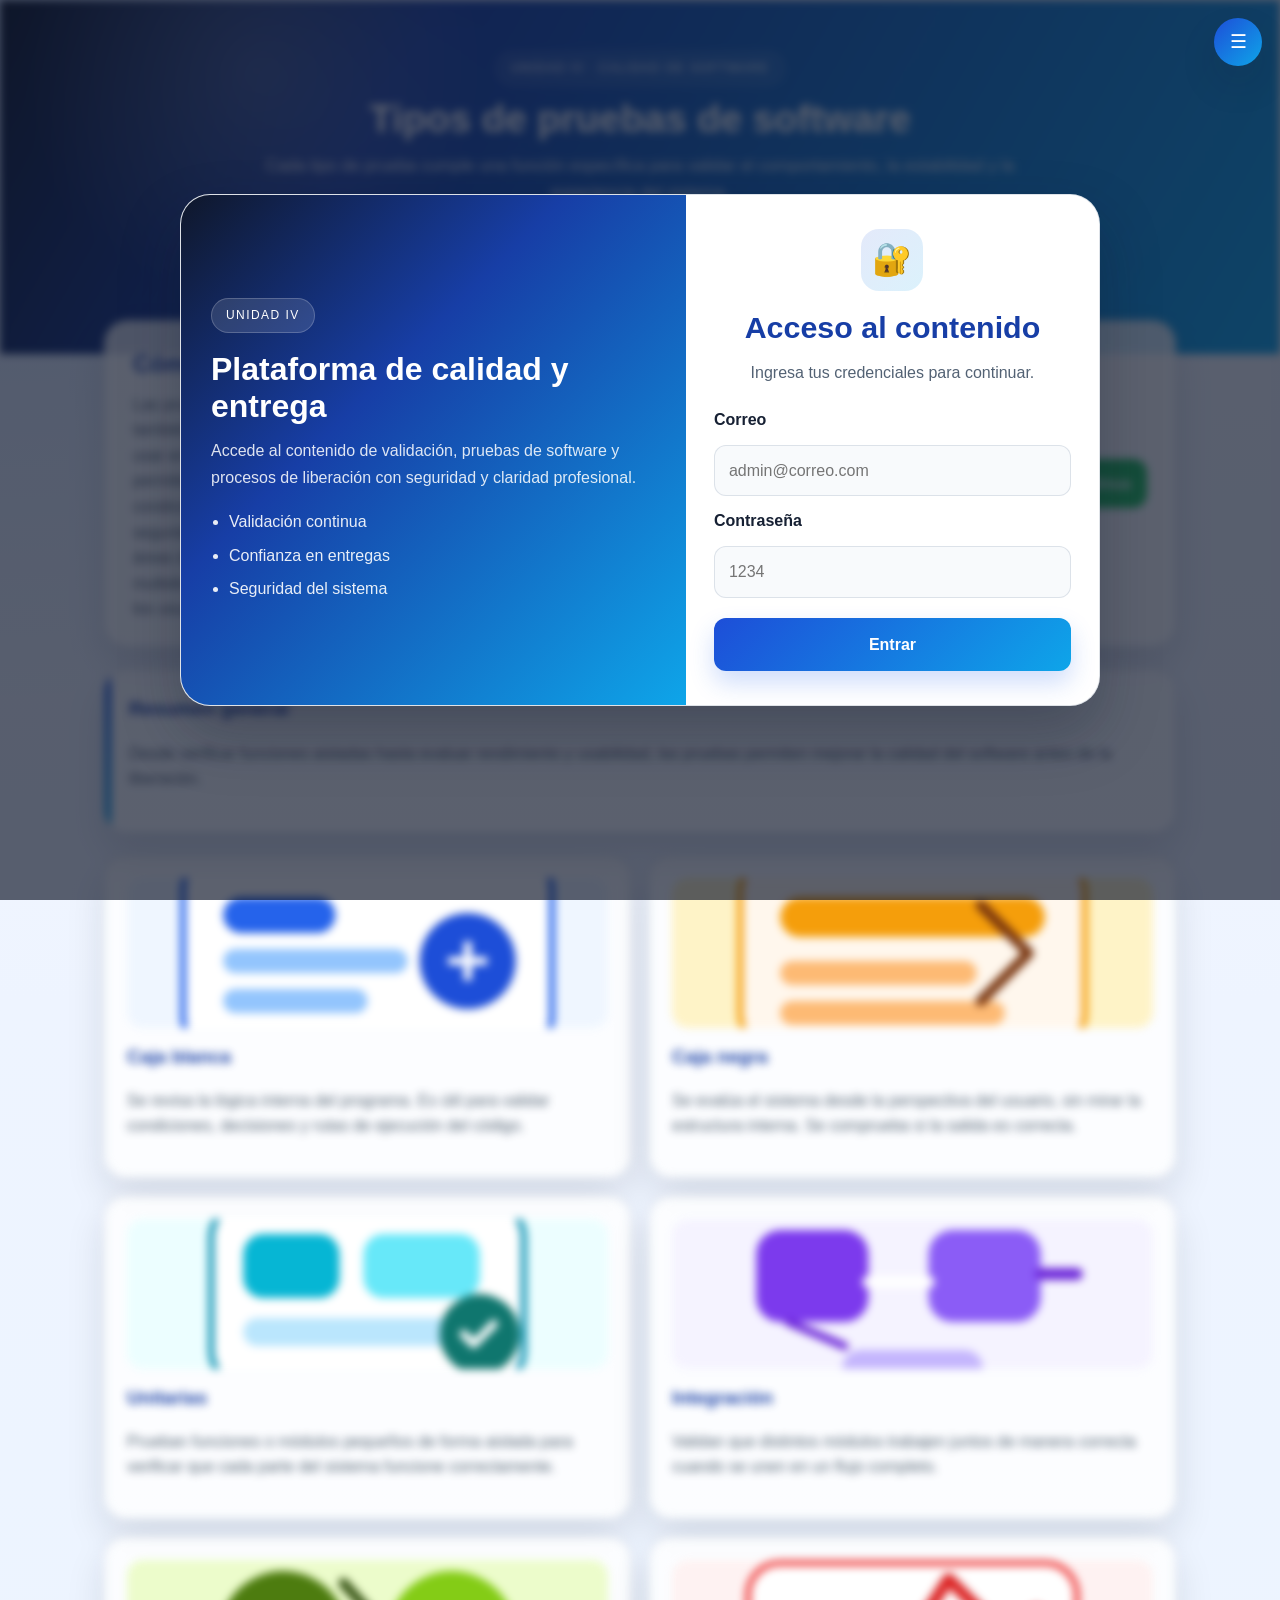
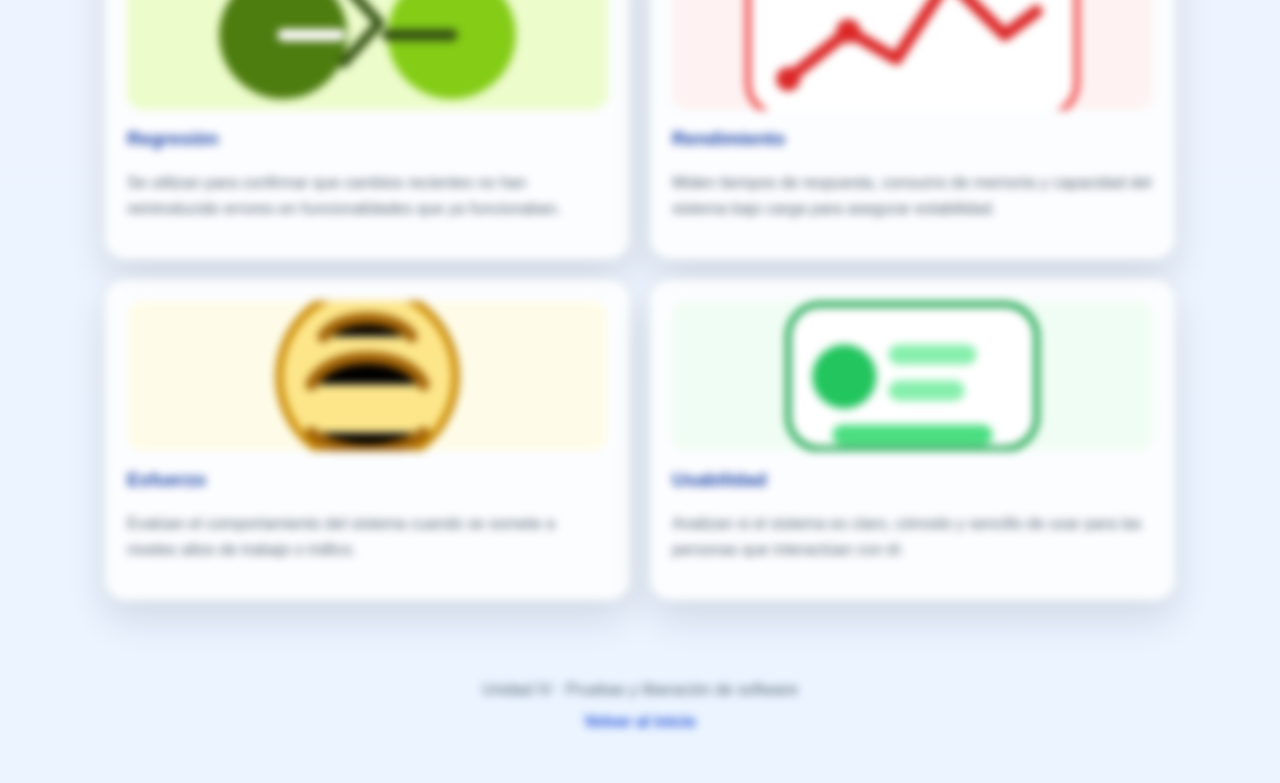
<file: tipos-pruebas.html>
<!DOCTYPE html>
<html lang="es">
  <head>
    <meta charset="UTF-8" />
    <meta name="viewport" content="width=device-width, initial-scale=1.0" />
    <title>Tipos de pruebas de software</title>
    <link rel="stylesheet" href="styles.css" />
  </head>
  <body>
    <div class="login-overlay" id="loginOverlay">
      <div class="login-shell">
        <div class="login-visual">
          <span class="login-badge">Unidad IV</span>
          <h2>Plataforma de calidad y entrega</h2>
          <p>
            Accede al contenido de validación, pruebas de software y procesos de liberación
            con seguridad y claridad profesional.
          </p>
          <ul>
            <li>Validación continua</li>
            <li>Confianza en entregas</li>
            <li>Seguridad del sistema</li>
          </ul>
        </div>

        <div class="login-card">
          <div class="login-icon">🔐</div>
          <h2>Acceso al contenido</h2>
          <p>Ingresa tus credenciales para continuar.</p>
          <form id="loginForm">
            <label for="usuario">Correo</label>
            <input id="usuario" type="email" placeholder="admin@correo.com" required />

            <label for="clave">Contraseña</label>
            <input id="clave" type="password" placeholder="1234" required />

            <button type="submit">Entrar</button>
          </form>
        </div>
      </div>
    </div>

    <button class="menu-toggle" id="menuToggle" aria-label="Abrir menú">☰</button>

    <div class="user-menu" id="userMenu">
      <div class="user-menu-header">
        <strong id="userNameLabel">Usuario</strong>
        <button class="close-menu" id="closeMenu" aria-label="Cerrar menú">✕</button>
      </div>
      <div class="menu-section">
        <button id="themeToggle">🌙 Modo oscuro</button>
        <button id="logoutBtn">🔒 Cerrar sesión</button>
      </div>
      <div class="menu-section">
        <label for="nameInput">Nombre de usuario</label>
        <input id="nameInput" type="text" value="Usuario" />
        <button id="saveNameBtn">Guardar nombre</button>
      </div>
    </div>

    <header class="hero-header">
      <div class="header-content">
        <p class="eyebrow">Unidad IV · Calidad de software</p>
        <h1>Tipos de pruebas de software</h1>
        <p class="intro">
          Cada tipo de prueba cumple una función específica para validar el comportamiento, la estabilidad y la experiencia del sistema.
        </p>
        <nav class="top-nav">
          <a href="index.html">Inicio</a>
          <a href="contexto.html">Contexto</a>
          <a href="gestion-pruebas.html">Gestión de pruebas</a>
        </nav>
      </div>
    </header>

    <main id="contenido">
      <div class="session-status" id="sessionStatus">Sesión iniciada correctamente</div>

      <section class="hero-panel">
        <div>
          <h2>Cómo se aplican las pruebas</h2>
          <p>
            Las pruebas de software no solo cumplen la función de detectar fallos o errores en el sistema, sino que también constituyen un mecanismo esencial para garantizar que la plataforma sea confiable, segura y fácil de usar en distintos escenarios. Cada técnica de prueba aporta una perspectiva única sobre el producto, permitiendo evaluar aspectos como la estabilidad, la eficiencia, la usabilidad y la resistencia frente a condiciones adversas.
            Al aplicar metodologías diversas —como pruebas funcionales, de rendimiento, de seguridad o de experiencia de usuario— se obtiene una visión integral del sistema, lo que facilita identificar áreas de mejora y asegurar que los requisitos definidos se cumplan de manera consistente. Este enfoque multidimensional no solo fortalece la calidad técnica del software, sino que también incrementa la confianza de los usuarios y administradores al interactuar con la aplicación.
          </p>
        </div>
        <div class="hero-badge">🧪 Validación continua</div>
      </section>

      <section class="tema info-panel">
        <h2>Resumen general</h2>
        <p>
          Desde verificar funciones aisladas hasta evaluar rendimiento y usabilidad, las pruebas permiten mejorar la calidad del software antes de la liberación.
        </p>
      </section>

      <section class="test-grid">
        <article class="test-card">
          <img src="images/caja-blanca.svg" alt="Ilustración de pruebas de caja blanca" />
          <h3>Caja blanca</h3>
          <p>Se revisa la lógica interna del programa. Es útil para validar condiciones, decisiones y rutas de ejecución del código.</p>
        </article>

        <article class="test-card">
          <img src="images/caja-negra.svg" alt="Ilustración de pruebas de caja negra" />
          <h3>Caja negra</h3>
          <p>Se evalúa el sistema desde la perspectiva del usuario, sin mirar la estructura interna. Se comprueba si la salida es correcta.</p>
        </article>

        <article class="test-card">
          <img src="images/unitarias.svg" alt="Ilustración de pruebas unitarias" />
          <h3>Unitarias</h3>
          <p>Prueban funciones o módulos pequeños de forma aislada para verificar que cada parte del sistema funcione correctamente.</p>
        </article>

        <article class="test-card">
          <img src="images/integracion.svg" alt="Ilustración de pruebas de integración" />
          <h3>Integración</h3>
          <p>Validan que distintos módulos trabajen juntos de manera correcta cuando se unen en un flujo completo.</p>
        </article>

        <article class="test-card">
          <img src="images/regresion.svg" alt="Ilustración de pruebas de regresión" />
          <h3>Regresión</h3>
          <p>Se utilizan para confirmar que cambios recientes no han reintroducido errores en funcionalidades que ya funcionaban.</p>
        </article>

        <article class="test-card">
          <img src="images/rendimiento.svg" alt="Ilustración de pruebas de rendimiento" />
          <h3>Rendimiento</h3>
          <p>Miden tiempos de respuesta, consumo de memoria y capacidad del sistema bajo carga para asegurar estabilidad.</p>
        </article>

        <article class="test-card">
          <img src="images/esfuerzo.svg" alt="Ilustración de pruebas de esfuerzo" />
          <h3>Esfuerzo</h3>
          <p>Evalúan el comportamiento del sistema cuando se somete a niveles altos de trabajo o tráfico.</p>
        </article>

        <article class="test-card">
          <img src="images/usabilidad.svg" alt="Ilustración de pruebas de usabilidad" />
          <h3>Usabilidad</h3>
          <p>Analizan si el sistema es claro, cómodo y sencillo de usar para las personas que interactúan con él.</p>
        </article>
      </section>
    </main>

    <footer>
      <p>Unidad IV · Pruebas y liberación de software</p>
      <p><a class="back-link" href="index.html">Volver al inicio</a></p>
    </footer>

    <script src="script.js"></script>
  </body>
</html>
</file>
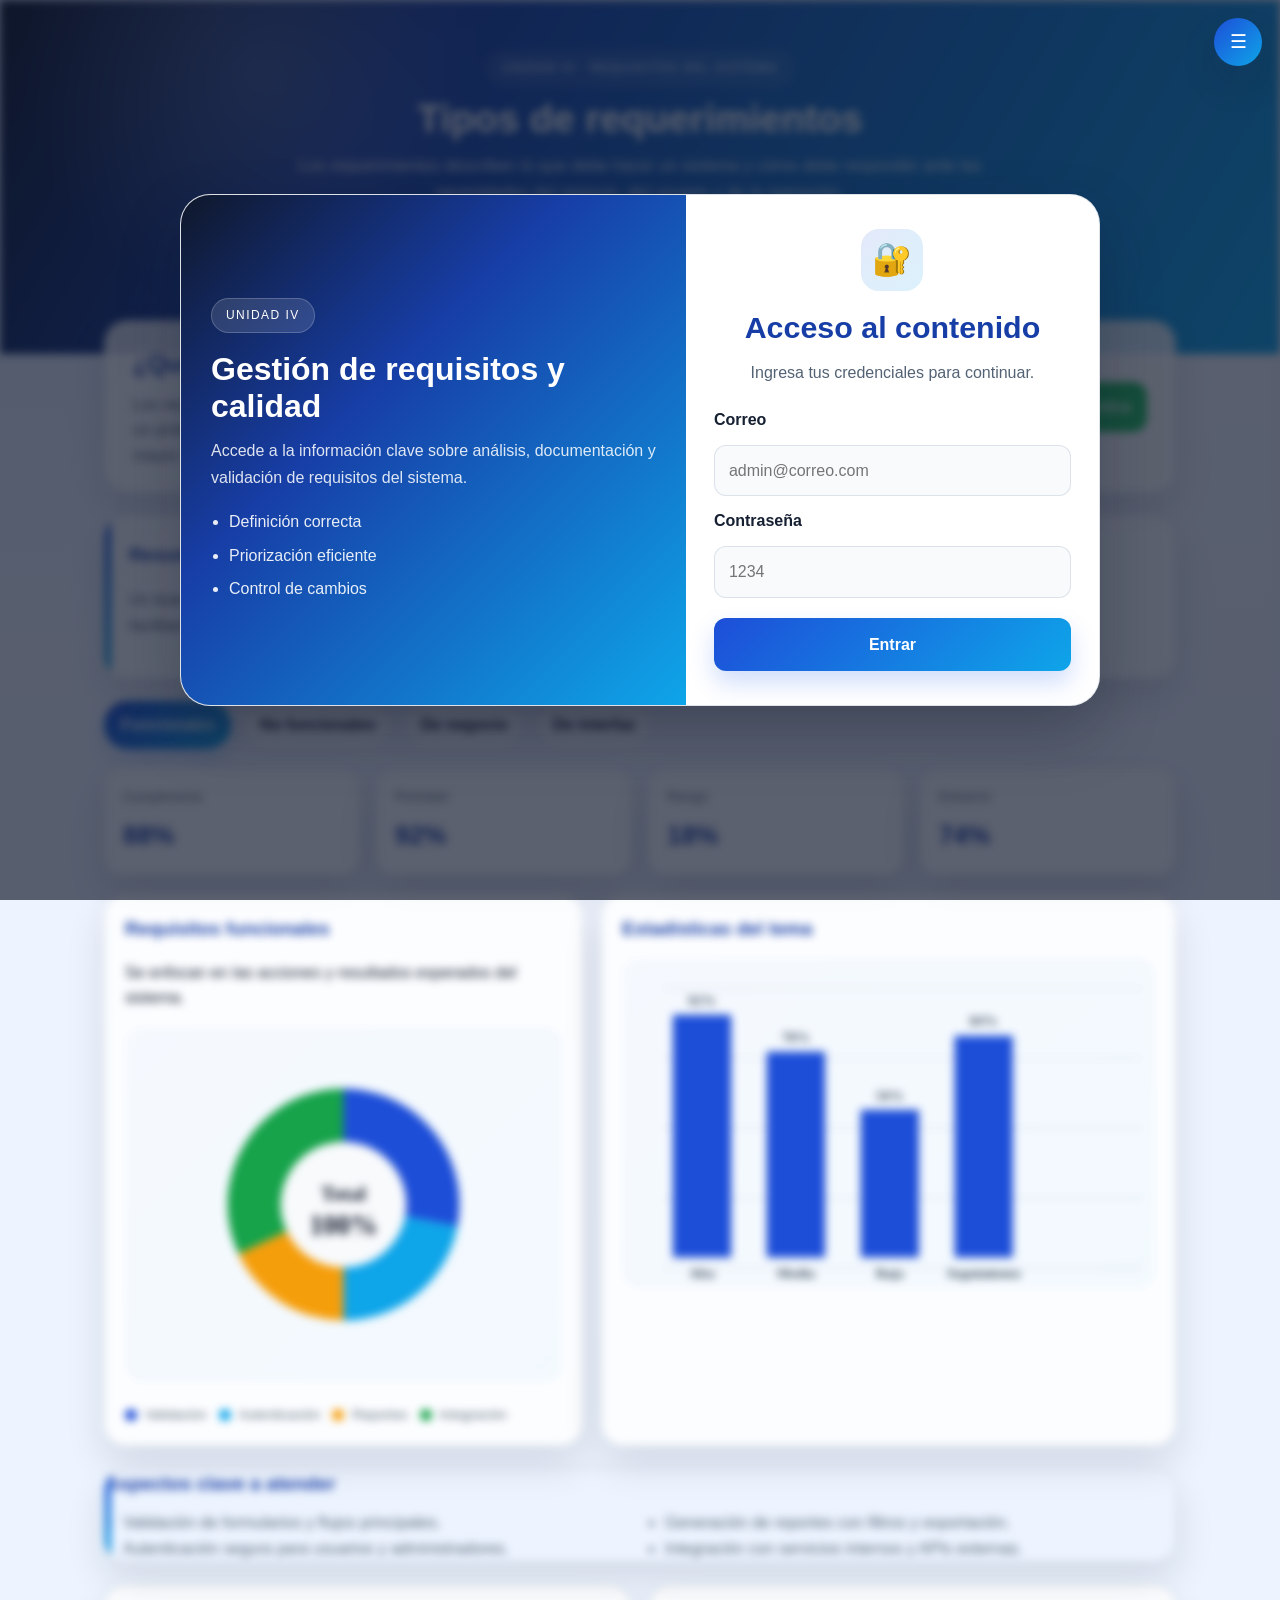
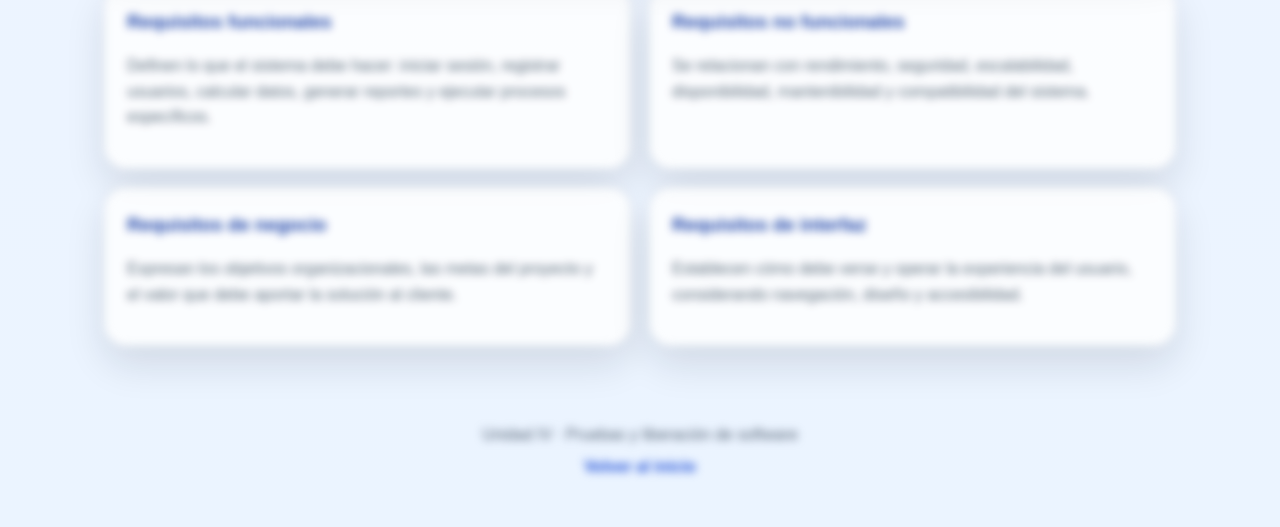
<file: tipos-requerimientos.html>
<!DOCTYPE html>
<html lang="es">
  <head>
    <meta charset="UTF-8" />
    <meta name="viewport" content="width=device-width, initial-scale=1.0" />
    <title>Tipos de requerimientos</title>
    <link rel="stylesheet" href="styles.css" />
  </head>
  <body>
    <div class="login-overlay" id="loginOverlay">
      <div class="login-shell">
        <div class="login-visual">
          <span class="login-badge">Unidad IV</span>
          <h2>Gestión de requisitos y calidad</h2>
          <p>
            Accede a la información clave sobre análisis, documentación y validación de requisitos del sistema.
          </p>
          <ul>
            <li>Definición correcta</li>
            <li>Priorización eficiente</li>
            <li>Control de cambios</li>
          </ul>
        </div>

        <div class="login-card">
          <div class="login-icon">🔐</div>
          <h2>Acceso al contenido</h2>
          <p>Ingresa tus credenciales para continuar.</p>
          <form id="loginForm">
            <label for="usuario">Correo</label>
            <input id="usuario" type="email" placeholder="admin@correo.com" required />

            <label for="clave">Contraseña</label>
            <input id="clave" type="password" placeholder="1234" required />

            <button type="submit">Entrar</button>
          </form>
        </div>
      </div>
    </div>

    <button class="menu-toggle" id="menuToggle" aria-label="Abrir menú">☰</button>

    <div class="user-menu" id="userMenu">
      <div class="user-menu-header">
        <strong id="userNameLabel">Usuario</strong>
        <button class="close-menu" id="closeMenu" aria-label="Cerrar menú">✕</button>
      </div>
      <div class="menu-section">
        <button id="themeToggle">🌙 Modo oscuro</button>
        <button id="logoutBtn">🔒 Cerrar sesión</button>
      </div>
      <div class="menu-section">
        <label for="nameInput">Nombre de usuario</label>
        <input id="nameInput" type="text" value="Usuario" />
        <button id="saveNameBtn">Guardar nombre</button>
      </div>
    </div>

    <header class="hero-header">
      <div class="header-content">
        <p class="eyebrow">Unidad IV · Requisitos del sistema</p>
        <h1>Tipos de requerimientos</h1>
        <p class="intro">
          Los requerimientos describen lo que debe hacer un sistema y cómo debe responder ante las necesidades del negocio, del usuario y de la operación.
        </p>
        <nav class="top-nav">
          <a href="index.html">Inicio</a>
          <a href="tipos-pruebas.html">Tipos de pruebas</a>
          <a href="gestion-pruebas.html">Gestión de pruebas</a>
          <a href="acerca-mi-proyecto.html">Acerca de mi proyecto</a>
        </nav>
      </div>
    </header>

    <main id="contenido">
      <div class="session-status" id="sessionStatus">Sesión iniciada correctamente</div>

      <section class="hero-panel">
        <div>
          <h2>¿Qué son los requerimientos?</h2>
          <p>
            Los requisitos representan condiciones, capacidades o funciones que un sistema debe satisfacer para resolver un problema o alcanzar un objetivo. Su correcta definición permite planificar, desarrollar y validar software con mayor precisión, evitando cambios costosos durante la etapa de implementación.
          </p>
        </div>
        <div class="hero-badge">📋 Relevancia técnica</div>
      </section>

      <section class="tema info-panel">
        <h2>Resumen del tema</h2>
        <p>
          Un buen análisis de requisitos alinea las necesidades del cliente con la solución tecnológica, reduciendo riesgos, mejorando la calidad y facilitando la entrega del producto.
        </p>
      </section>

      <section class="requirement-dashboard" id="themeDashboard">
        <div class="theme-selector" aria-label="Selector de temas">
          <button type="button" class="active" data-theme="funcionales" aria-pressed="true">Funcionales</button>
          <button type="button" data-theme="noFuncionales" aria-pressed="false">No funcionales</button>
          <button type="button" data-theme="negocio" aria-pressed="false">De negocio</button>
          <button type="button" data-theme="interfaz" aria-pressed="false">De interfaz</button>
        </div>

        <div class="stats-grid">
          <div class="stat-box">
            <span>Cumplimiento</span>
            <strong id="statCumplimiento">88%</strong>
          </div>
          <div class="stat-box">
            <span>Prioridad</span>
            <strong id="statPrioridad">92%</strong>
          </div>
          <div class="stat-box">
            <span>Riesgo</span>
            <strong id="statRiesgo">18%</strong>
          </div>
          <div class="stat-box">
            <span>Esfuerzo</span>
            <strong id="statEsfuerzo">74%</strong>
          </div>
        </div>

        <div class="charts-grid">
          <article class="chart-card">
            <h3 id="requirementTitle">Requisitos funcionales</h3>
            <p id="requirementDescription">Se enfocan en las acciones y resultados esperados del sistema.</p>
            <canvas id="pieChart" width="320" height="260" aria-label="Gráfica de pastel"></canvas>
            <div class="legend" id="chartLegend"></div>
          </article>

          <article class="chart-card">
            <h3>Estadísticas del tema</h3>
            <canvas id="barChart" width="420" height="260" aria-label="Gráfica de barras"></canvas>
          </article>
        </div>
      </section>

      <section class="tema requirement-summary">
        <h2>Aspectos clave a atender</h2>
        <ul id="requirementDetails">
          <li>Validación de formularios y flujos principales.</li>
          <li>Autenticación segura para usuarios y administradores.</li>
          <li>Generación de reportes con filtros y exportación.</li>
          <li>Integración con servicios internos y APIs externas.</li>
        </ul>
      </section>

      <section class="test-grid">
        <article class="test-card">
          <h3>Requisitos funcionales</h3>
          <p>Definen lo que el sistema debe hacer: iniciar sesión, registrar usuarios, calcular datos, generar reportes y ejecutar procesos específicos.</p>
        </article>

        <article class="test-card">
          <h3>Requisitos no funcionales</h3>
          <p>Se relacionan con rendimiento, seguridad, escalabilidad, disponibilidad, mantenibilidad y compatibilidad del sistema.</p>
        </article>

        <article class="test-card">
          <h3>Requisitos de negocio</h3>
          <p>Expresan los objetivos organizacionales, las metas del proyecto y el valor que debe aportar la solución al cliente.</p>
        </article>

        <article class="test-card">
          <h3>Requisitos de interfaz</h3>
          <p>Establecen cómo debe verse y operar la experiencia del usuario, considerando navegación, diseño y accesibilidad.</p>
        </article>
      </section>
    </main>

    <footer>
      <p>Unidad IV · Pruebas y liberación de software</p>
      <p><a class="back-link" href="index.html">Volver al inicio</a></p>
    </footer>

    <script src="script.js"></script>
  </body>
</html>
</file>
<file: styles.css>
:root {
  --bg: #eef4ff;
  --bg-alt: #f8fbff;
  --surface: rgba(255, 255, 255, 0.88);
  --surface-strong: #ffffff;
  --primary: #1d4ed8;
  --primary-dark: #173ea6;
  --secondary: #0ea5e9;
  --accent: #f59e0b;
  --success: #16a34a;
  --text: #162033;
  --muted: #536274;
  --border: rgba(148, 163, 184, 0.28);
  --shadow: 0 18px 38px rgba(15, 23, 42, 0.12);
}

* {
  box-sizing: border-box;
}

html {
  scroll-behavior: smooth;
}

body {
  margin: 0;
  min-height: 100vh;
  font-family: 'Segoe UI', Tahoma, Geneva, Verdana, sans-serif;
  background:
    radial-gradient(circle at top left, rgba(59, 130, 246, 0.18), transparent 26%),
    linear-gradient(180deg, #f8fbff 0%, var(--bg) 42%, #ebf4ff 100%);
  color: var(--text);
  line-height: 1.6;
  transition: background 0.3s ease, color 0.3s ease;
}

body.dark-mode {
  --bg: #020817;
  --bg-alt: #0f172a;
  --surface: rgba(15, 23, 42, 0.9);
  --surface-strong: #111827;
  --primary: #7dd3fc;
  --primary-dark: #bae6fd;
  --secondary: #38bdf8;
  --accent: #fbbf24;
  --text: #e2e8f0;
  --muted: #cbd5e1;
  --border: rgba(148, 163, 184, 0.22);
  --shadow: 0 20px 40px rgba(2, 6, 23, 0.5);
  background: radial-gradient(circle at top left, rgba(59, 130, 246, 0.15), transparent 28%), linear-gradient(180deg, #020817 0%, var(--bg) 100%);
}

a {
  color: inherit;
}

img {
  display: block;
  max-width: 100%;
}

button,
input {
  font: inherit;
}

.menu-toggle {
  position: fixed;
  top: 18px;
  right: 18px;
  z-index: 1200;
  border: none;
  border-radius: 999px;
  background: linear-gradient(135deg, var(--primary) 0%, var(--secondary) 100%);
  color: #fff;
  cursor: pointer;
  width: 48px;
  height: 48px;
  font-size: 1.2rem;
  box-shadow: var(--shadow);
  transition: transform 0.25s ease, box-shadow 0.25s ease;
}

.menu-toggle:hover {
  transform: translateY(-2px) scale(1.02);
}

.user-menu {
  position: fixed;
  top: 16px;
  right: 16px;
  width: min(320px, calc(100vw - 32px));
  background: var(--surface);
  border: 1px solid var(--border);
  border-radius: 20px;
  padding: 18px;
  box-shadow: var(--shadow);
  z-index: 1250;
  display: none;
  backdrop-filter: blur(12px);
}

.user-menu.open {
  display: block;
}

.user-menu-header {
  display: flex;
  justify-content: space-between;
  align-items: center;
  margin-bottom: 14px;
}

.user-menu-header strong {
  font-size: 1rem;
}

.close-menu {
  border: none;
  background: transparent;
  color: var(--muted);
  font-size: 1.1rem;
  cursor: pointer;
}

.menu-section {
  display: flex;
  flex-direction: column;
  gap: 10px;
  margin-bottom: 12px;
}

.menu-section button,
.menu-section input {
  width: 100%;
  padding: 10px 12px;
  border: 1px solid var(--border);
  border-radius: 12px;
  background: rgba(148, 163, 184, 0.06);
  color: var(--text);
}

.menu-section button {
  cursor: pointer;
  font-weight: 600;
  transition: transform 0.2s ease;
}

.menu-section button:hover {
  transform: translateY(-1px);
}

body.dark-mode .menu-section button,
body.dark-mode .menu-section input {
  background: rgba(15, 23, 42, 0.95);
  color: var(--text);
}

.context-page .hero-header, .about-page .hero-header {
  padding-bottom: 58px;
}

.highlight,
.process,
.benefits,
.automation,
.example-box,
.info-panel,
.hero-panel,
.tema,
.test-card,
.card,
.mini-card {
  border: 1px solid var(--border);
  box-shadow: var(--shadow);
}

.highlight,
.process,
.benefits,
.automation,
.example-box,
.info-panel {
  background: rgba(255, 255, 255, 0.72);
  border-radius: 22px;
  padding: 24px;
  margin: 22px auto;
  max-width: 1100px;
}

body.dark-mode .highlight,
body.dark-mode .process,
body.dark-mode .benefits,
body.dark-mode .automation,
body.dark-mode .example-box,
body.dark-mode .info-panel,
body.dark-mode .hero-panel,
body.dark-mode .tema,
body.dark-mode .test-card {
  background: rgba(15, 23, 42, 0.8);
}

.card-grid,
.card-grid-inline,
.test-grid,
.image-grid {
  display: grid;
  gap: 18px;
}

.card-grid,
.test-grid {
  grid-template-columns: repeat(2, minmax(0, 1fr));
}

.card-grid-inline {
  grid-template-columns: repeat(2, minmax(0, 1fr));
  margin: 18px 0;
}

.doc-layout {
  display: grid;
  grid-template-columns: 1.5fr 0.9fr;
  gap: 18px;
  align-items: center;
  margin-top: 16px;
}

.mini-card,
.card {
  background: rgba(248, 250, 252, 0.95);
  border-radius: 16px;
  padding: 18px;
}

body.dark-mode .mini-card,
body.dark-mode .card {
  background: rgba(15, 23, 42, 0.95);
}

.card {
  transition: transform 0.25s ease, box-shadow 0.25s ease;
}

.card:hover {
  transform: translateY(-4px);
  box-shadow: 0 18px 30px rgba(15, 23, 42, 0.12);
}

.card img {
  width: 72px;
  margin-bottom: 12px;
  border-radius: 14px;
}

.card h3,
.test-card h3,
.tema h2,
.hero-panel h2,
.highlight h2,
.process h2,
.benefits h2,
.automation h2,
.info-panel h2 {
  margin-top: 0;
  color: var(--primary-dark);
}

.card h3,
.test-card h3 {
  margin-bottom: 8px;
}

.card p,
.test-card p,
.highlight p,
.process p,
.benefits li,
.automation p,
.example-box li,
.info-panel p,
.accordion-content,
.hero-panel p,
.tema ul,
.topic-image + p,
.mini-card p {
  color: var(--muted);
}

.back-link {
  color: var(--primary);
  text-decoration: none;
  font-weight: 700;
}

.back-link:hover {
  text-decoration: underline;
}

.example-box {
  margin-top: 18px;
}

body:not(.logged-in):not(.context-page) .hero-header,
body:not(.logged-in):not(.context-page) main,
body:not(.logged-in):not(.context-page) footer {
  filter: blur(4px);
  pointer-events: none;
  user-select: none;
}

.login-overlay {
  position: fixed;
  inset: 0;
  background: rgba(15, 23, 42, 0.68);
  display: flex;
  align-items: center;
  justify-content: center;
  z-index: 1000;
  padding: 20px;
}

.login-shell {
  width: min(920px, 100%);
  display: grid;
  grid-template-columns: 1.1fr 0.9fr;
  background: rgba(255, 255, 255, 0.96);
  border: 1px solid rgba(148, 163, 184, 0.25);
  border-radius: 30px;
  overflow: hidden;
  box-shadow: 0 28px 60px rgba(15, 23, 42, 0.28);
}

.login-visual {
  background: linear-gradient(135deg, #0f172a 0%, #173ea6 38%, #0ea5e9 100%);
  color: white;
  padding: 36px 30px;
  display: flex;
  flex-direction: column;
  justify-content: center;
}

.login-badge {
  display: inline-block;
  width: fit-content;
  padding: 7px 14px;
  border-radius: 999px;
  background: rgba(255, 255, 255, 0.12);
  border: 1px solid rgba(255, 255, 255, 0.2);
  font-size: 0.75rem;
  letter-spacing: 0.12em;
  text-transform: uppercase;
  margin-bottom: 18px;
}

.login-visual h2 {
  margin: 0 0 12px;
  font-size: clamp(1.8rem, 2.5vw, 2.6rem);
  line-height: 1.15;
}

.login-visual p {
  margin: 0 0 18px;
  color: rgba(255, 255, 255, 0.86);
  line-height: 1.7;
}

.login-visual ul {
  margin: 0;
  padding-left: 18px;
  display: grid;
  gap: 8px;
  color: rgba(255, 255, 255, 0.9);
}

.login-card {
  width: 100%;
  background: rgba(255, 255, 255, 0.96);
  padding: 34px 28px;
  text-align: center;
}

.login-icon {
  display: inline-flex;
  align-items: center;
  justify-content: center;
  width: 62px;
  height: 62px;
  border-radius: 18px;
  background: linear-gradient(135deg, rgba(29, 78, 216, 0.12), rgba(14, 165, 233, 0.15));
  font-size: 2rem;
  margin-bottom: 12px;
}

.login-card h2 {
  margin: 0 0 8px;
  color: var(--primary-dark);
  font-size: 1.9rem;
}

.login-card p {
  margin: 0 0 22px;
  color: var(--muted);
}

.login-card form {
  display: flex;
  flex-direction: column;
  gap: 12px;
  text-align: left;
}

.login-card label {
  font-weight: 700;
  color: var(--text);
}

.login-card input {
  width: 100%;
  padding: 12px 14px;
  border: 1px solid var(--border);
  border-radius: 12px;
  background: #f8fafc;
  color: var(--text);
  transition: border-color 0.2s ease, box-shadow 0.2s ease;
}

.login-card input:focus {
  outline: none;
  border-color: rgba(29, 78, 216, 0.7);
  box-shadow: 0 0 0 4px rgba(59, 130, 246, 0.12);
}

.login-card button {
  margin-top: 8px;
  padding: 14px 18px;
  border: none;
  border-radius: 12px;
  background: linear-gradient(135deg, var(--primary) 0%, var(--secondary) 100%);
  color: #fff;
  font-weight: 700;
  cursor: pointer;
  transition: transform 0.2s ease, filter 0.2s ease;
  box-shadow: 0 12px 24px rgba(37, 99, 235, 0.22);
}

.login-card button:hover {
  transform: translateY(-2px);
  filter: brightness(1.04);
}

@media (max-width: 700px) {
  .login-shell {
    grid-template-columns: 1fr;
  }

  .login-visual {
    padding: 28px 22px;
  }

  .login-card {
    padding: 28px 20px;
  }
}

body.logged-in .login-overlay {
  display: none;
}

.session-status {
  display: none;
  margin-bottom: 18px;
  padding: 12px 18px;
  border-radius: 999px;
  background: rgba(34, 197, 94, 0.12);
  color: #166534;
  font-weight: 700;
  text-align: center;
  border: 1px solid rgba(22, 163, 74, 0.18);
}

body.logged-in .session-status {
  display: block;
}

.landing-summary {
  display: grid;
  grid-template-columns: 1.4fr 0.8fr;
  gap: 20px;
  align-items: center;
  max-width: 1100px;
  margin: 0 auto 24px;
  background: linear-gradient(135deg, rgba(29, 78, 216, 0.12), rgba(14, 165, 233, 0.12));
  border: 1px solid var(--border);
  border-radius: 24px;
  padding: 28px;
  box-shadow: var(--shadow);
}

.landing-copy h2 {
  margin: 0 0 12px;
  color: var(--primary-dark);
  font-size: clamp(1.8rem, 2.4vw, 2.5rem);
}

.landing-copy p {
  margin: 0;
  color: var(--muted);
}

.eyebrow-light {
  margin-bottom: 10px;
}

.landing-stats {
  display: grid;
  gap: 14px;
}

.landing-stats div {
  background: rgba(255, 255, 255, 0.8);
  border: 1px solid var(--border);
  border-radius: 18px;
  padding: 18px;
  display: flex;
  align-items: center;
  gap: 14px;
  box-shadow: var(--shadow);
}

body.dark-mode .landing-stats div {
  background: rgba(15, 23, 42, 0.9);
}

.landing-stats strong {
  display: inline-flex;
  align-items: center;
  justify-content: center;
  width: 48px;
  height: 48px;
  border-radius: 14px;
  background: linear-gradient(135deg, var(--primary) 0%, var(--secondary) 100%);
  color: white;
  font-size: 1rem;
}

.landing-stats span {
  color: var(--text);
  font-weight: 700;
}

.contextual-card {
  text-align: center;
}

.secondary-link {
  display: inline-block;
  margin: 10px 8px 0 0;
  padding: 10px 18px;
  border-radius: 999px;
  background: linear-gradient(135deg, var(--primary) 0%, var(--secondary) 100%);
  color: white;
  text-decoration: none;
  font-weight: 700;
  transition: transform 0.2s ease;
}

.secondary-link:hover {
  transform: translateY(-2px);
}

.image-grid {
  grid-template-columns: repeat(3, minmax(0, 1fr));
  margin-top: 16px;
}

.image-grid img {
  width: 100%;
  border-radius: 16px;
  background: rgba(248, 250, 252, 0.9);
  padding: 10px;
}

.hero-header {
  position: relative;
  padding: 52px 24px 78px;
  color: #fff;
  background: linear-gradient(120deg, #0f172a 0%, #173ea6 30%, #0ea5e9 100%);
  overflow: hidden;
}

.hero-header::before {
  content: '';
  position: absolute;
  inset: 0;
  background: radial-gradient(circle at 20% 20%, rgba(255, 255, 255, 0.18), transparent 22%);
  pointer-events: none;
}

.header-content {
  position: relative;
  z-index: 1;
  max-width: 1000px;
  width: 100%;
  margin: 0 auto;
  text-align: center;
}

.eyebrow {
  display: inline-block;
  margin: 0 0 12px;
  padding: 6px 14px;
  border: 1px solid rgba(255, 255, 255, 0.24);
  border-radius: 999px;
  letter-spacing: 0.12em;
  text-transform: uppercase;
  font-size: 0.75rem;
  background: rgba(255, 255, 255, 0.08);
}

.hero-header h1 {
  margin: 0 0 12px;
  font-size: clamp(2rem, 3vw, 3rem);
  line-height: 1.15;
}

.intro {
  max-width: 760px;
  margin: 0 auto 22px;
  color: rgba(255, 255, 255, 0.9);
  font-size: 1.04rem;
}

.top-nav {
  display: flex;
  justify-content: center;
  flex-wrap: wrap;
  gap: 10px;
}

.top-nav a {
  display: inline-block;
  padding: 10px 14px;
  border-radius: 999px;
  background: rgba(255, 255, 255, 0.12);
  color: white;
  text-decoration: none;
  border: 1px solid rgba(255, 255, 255, 0.14);
  transition: transform 0.2s ease, background 0.2s ease;
}

.top-nav a:hover {
  background: rgba(255, 255, 255, 0.2);
  transform: translateY(-2px);
}

nav a.active {
  background: linear-gradient(135deg, #f59e0b 0%, #f97316 100%);
  color: #fff;
}

main {
  max-width: 1120px;
  margin: -34px auto 0;
  padding: 0 24px 52px;
}

.hero-panel {
  display: flex;
  align-items: center;
  justify-content: space-between;
  gap: 18px;
  padding: 24px 28px;
  border-radius: 24px;
  background: rgba(255, 255, 255, 0.82);
  animation: fadeInUp 0.5s ease both;
}

.hero-panel h2 {
  margin-bottom: 8px;
}

.hero-panel p {
  margin: 0;
}

.hero-badge {
  padding: 12px 16px;
  border-radius: 14px;
  background: linear-gradient(135deg, var(--success) 0%, #22c55e 100%);
  color: #fff;
  font-weight: 800;
  white-space: nowrap;
}

.accordion-item {
  background: rgba(255, 255, 255, 0.78);
  border: 1px solid var(--border);
  border-radius: 22px;
  margin-bottom: 22px;
  box-shadow: var(--shadow);
  overflow: hidden;
}

body.dark-mode .accordion-item {
  background: rgba(15, 23, 42, 0.8);
}

.accordion-trigger {
  width: 100%;
  background: transparent;
  border: none;
  text-align: left;
  padding: 24px;
  cursor: pointer;
}

.tema {
  position: relative;
  overflow: hidden;
  border-radius: 22px;
}

.tema::before {
  content: '';
  position: absolute;
  inset: 0 auto 0 0;
  width: 6px;
  background: linear-gradient(180deg, var(--primary) 0%, var(--secondary) 100%);
}

.tema:hover {
  transform: translateY(-3px);
}

.tema-header {
  display: flex;
  align-items: center;
  justify-content: space-between;
  gap: 12px;
}

.tema h2 {
  font-size: 1.2rem;
  margin: 0;
}

.tag {
  display: inline-flex;
  align-items: center;
  justify-content: center;
  padding: 6px 12px;
  border-radius: 999px;
  font-size: 0.8rem;
  font-weight: 700;
  color: var(--primary);
  background: rgba(29, 78, 216, 0.08);
}

body.dark-mode .tag {
  background: rgba(125, 211, 252, 0.12);
  color: var(--primary-dark);
}

.accordion-content {
  display: none;
  padding: 0 24px 24px;
  line-height: 1.7;
}

.accordion-item.active .accordion-content {
  display: block;
}

.topic-image {
  width: 130px;
  border-radius: 18px;
  background: rgba(248, 250, 252, 0.9);
  padding: 10px;
  margin: 12px 0 16px;
}

.pill-list {
  display: flex;
  flex-wrap: wrap;
  gap: 10px;
  margin-top: 12px;
}

.pill-list span {
  padding: 8px 12px;
  border-radius: 999px;
  background: rgba(148, 163, 184, 0.08);
  border: 1px solid var(--border);
  font-size: 0.9rem;
}

.tema ul {
  padding-left: 20px;
  margin: 0;
}

footer {
  text-align: center;
  padding: 18px 16px 42px;
  color: var(--muted);
}

footer p {
  margin: 6px 0;
}

.test-grid {
  margin-top: 22px;
}

.test-card {
  background: rgba(255, 255, 255, 0.8);
  border-radius: 22px;
  padding: 22px;
}

body.dark-mode .test-card {
  background: rgba(15, 23, 42, 0.8);
}

.test-card img {
  width: 100%;
  max-height: 150px;
  object-fit: cover;
  border-radius: 16px;
  margin-bottom: 14px;
  background: rgba(248, 250, 252, 0.9);
}

.requirement-dashboard {
  margin-top: 22px;
}

.theme-selector {
  display: flex;
  flex-wrap: wrap;
  gap: 12px;
  margin-bottom: 18px;
}

.theme-selector button {
  border: 1px solid var(--border);
  background: rgba(255, 255, 255, 0.75);
  color: var(--text);
  border-radius: 999px;
  padding: 10px 16px;
  font-weight: 700;
  cursor: pointer;
  transition: all 0.2s ease;
}

.theme-selector button.active {
  background: linear-gradient(135deg, var(--primary) 0%, var(--secondary) 100%);
  color: #fff;
  border-color: transparent;
  box-shadow: 0 10px 22px rgba(37, 99, 235, 0.2);
}

.stats-grid {
  display: grid;
  grid-template-columns: repeat(4, minmax(0, 1fr));
  gap: 16px;
  margin-bottom: 18px;
}

.stat-box {
  background: rgba(255, 255, 255, 0.8);
  border: 1px solid var(--border);
  border-radius: 18px;
  padding: 18px;
  box-shadow: var(--shadow);
}

body.dark-mode .stat-box,
body.dark-mode .chart-card {
  background: rgba(15, 23, 42, 0.8);
}

.stat-box span {
  display: block;
  color: var(--muted);
  font-size: 0.82rem;
  margin-bottom: 8px;
}

.stat-box strong {
  font-size: clamp(1.4rem, 2vw, 2rem);
  color: var(--primary-dark);
}

.charts-grid {
  display: grid;
  grid-template-columns: 1fr 1.2fr;
  gap: 18px;
}

.chart-card {
  background: rgba(255, 255, 255, 0.8);
  border: 1px solid var(--border);
  border-radius: 22px;
  padding: 20px;
  box-shadow: var(--shadow);
}

.chart-card h3 {
  margin: 0 0 14px;
  color: var(--primary-dark);
}

.chart-card canvas {
  width: 100%;
  border-radius: 16px;
  background: linear-gradient(135deg, rgba(59, 130, 246, 0.03), rgba(14, 165, 233, 0.04));
}

.legend {
  display: flex;
  flex-wrap: wrap;
  gap: 8px 12px;
  margin-top: 14px;
}

.legend-item {
  display: inline-flex;
  align-items: center;
  gap: 8px;
  font-size: 0.85rem;
  color: var(--muted);
}

.legend-swatch {
  width: 12px;
  height: 12px;
  border-radius: 50%;
  display: inline-block;
}

.requirement-summary {
  margin-top: 22px;
}

.requirement-summary h2 {
  margin-bottom: 10px;
}

.requirement-summary ul {
  margin: 0;
  padding-left: 18px;
  columns: 2;
  column-gap: 32px;
  color: var(--muted);
}

@keyframes fadeInUp {
  from {
    opacity: 0;
    transform: translateY(16px);
  }
  to {
    opacity: 1;
    transform: translateY(0);
  }
}

@media (max-width: 760px) {
  .hero-panel {
    flex-direction: column;
    align-items: flex-start;
  }

  .card-grid,
  .card-grid-inline,
  .test-grid,
  .image-grid,
  .doc-layout {
    grid-template-columns: 1fr;
  }

  .tema-header {
    flex-direction: column;
    align-items: flex-start;
  }

  main {
    padding: 0 16px 32px;
  }

  .user-menu {
    width: calc(100vw - 32px);
  }
}

@media (max-width: 500px) {
  .hero-header {
    padding-top: 40px;
  }

  .top-nav {
    gap: 8px;
  }

  .top-nav a,
  .secondary-link {
    width: 100%;
    text-align: center;
  }
}
</file>
